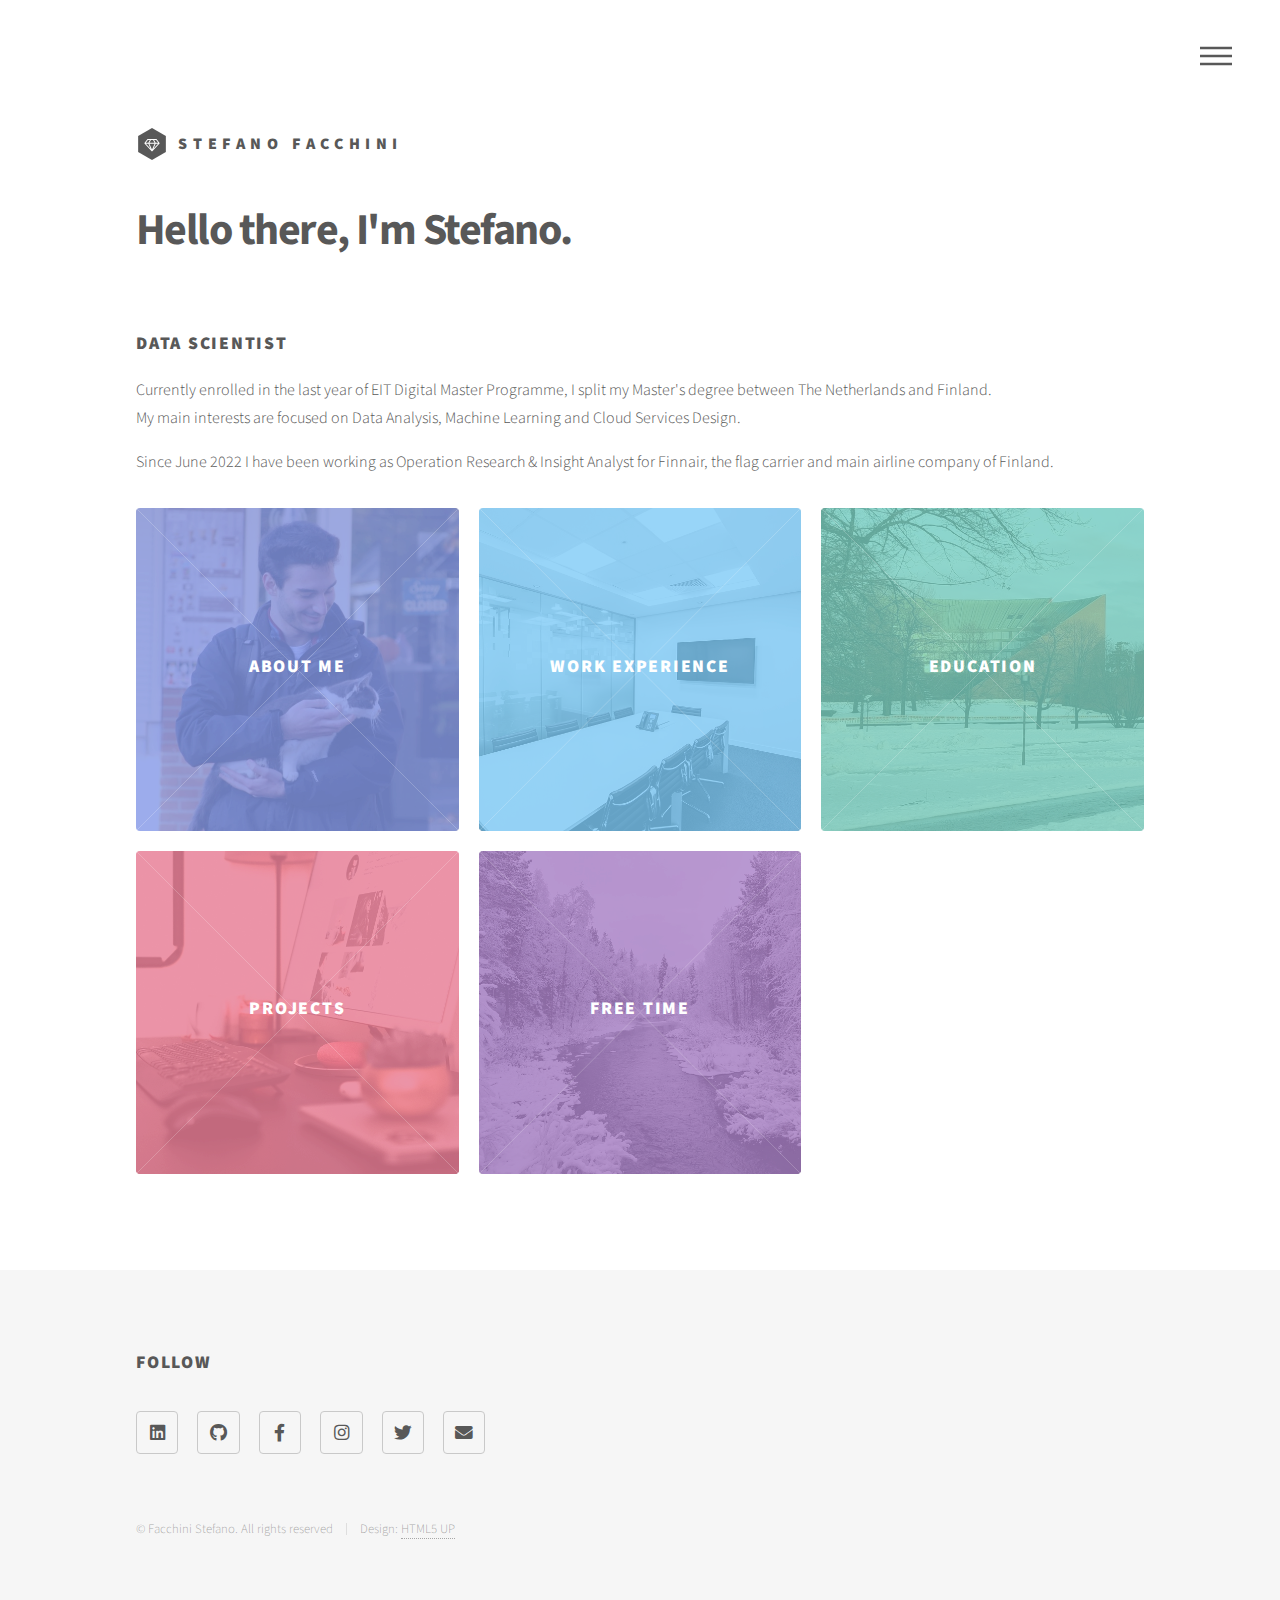
<file: index.html>
<!DOCTYPE HTML>
<!--
	Phantom by HTML5 UP
	html5up.net | @ajlkn
	Free for personal and commercial use under the CCA 3.0 license (html5up.net/license)
-->
<html>
	<head>
		<title>Stefano Facchini</title>
		<meta charset="utf-8" />
		<meta name="viewport" content="width=device-width, initial-scale=1, user-scalable=no" />
		<link rel="stylesheet" href="assets/css/main.css" />
		<noscript><link rel="stylesheet" href="assets/css/noscript.css" /></noscript>
	</head>
	<body class="is-preload">
		<!-- Wrapper -->
			<div id="wrapper">

				<!-- Header -->
					<header id="header">
						<div class="inner">

							<!-- Logo -->
								<a href="index.html" class="logo">
									<span class="symbol"><img src="images/logo.svg" alt="" /></span><span class="title">Stefano Facchini</span>
								</a>

							<!-- Nav -->
								<nav>
									<ul>
										<li><a href="#menu">Menu</a></li>
									</ul>
								</nav>

						</div>
					</header>

				<!-- Menu -->
					<nav id="menu">
						<h2>Menu</h2>
						<ul>
							<li><a href="#">Home</a></li>
							<li><a href="about.html">About me</a></li>
							<li><a href="employment.html">Work experience</a></li>
							<li><a href="education.html">Education</a></li>
							<li><a href="projects.html">Projects</a></li>
							<li><a href="miscellaneous.html">In my free time</a></li>
						</ul>
					</nav>

				<!-- Main -->
					<div id="main">
						<div class="inner">
							<header>
								<h1>Hello there, I'm Stefano.</h1><br><h2>Data Scientist</h2>
								<p>Currently enrolled in the last year of EIT Digital Master Programme, I split my Master's degree between The Netherlands and Finland.<br>
								My main interests are focused on Data Analysis, Machine Learning and Cloud Services Design.</p>
								<p>Since June 2022 I have been working as Operation Research & Insight Analyst for Finnair, the flag carrier and main airline company of Finland.</p>
							</header>
							<section class="tiles">
								<article class="style6">
									<span class="image">
										<img src="images/about_tab.jpg" alt=""/>
									</span>
									<a href="about.html">
										<h2>About me</h2>
										<div class="content">
											<p>Who am I?</p>
										</div>
									</a>
								</article>
								<article class="style2">
									<span class="image">
										<img src="images/career_tab.jpg" alt="" />
									</span>
									<a href="employment.html">
										<h2>Work experience</h2>
										<div class="content">
											<p>Professional career</p>
										</div>
									</a>
								</article>
								<article class="style3">
									<span class="image">
										<img src="images/education_tab.jpg" alt="" />
									</span>
									<a href="education.html">
										<h2>Education</h2>
										<div class="content">
											<p>Studies and academic path</p>
										</div>
									</a>
								</article>
								<article class="style1">
									<span class="image">
										<img src="images/projects_tab.jpg" alt="" />
									</span>
									<a href="projects.html">
										<h2>Projects</h2>
										<div class="content">
											<p>Some of the projects I've worked on</p>
										</div>
									</a>
								</article>
								<article class="style5">
									<span class="image">
										<img src="images/random_tab.jpg" alt="" />
									</span>
									<a href="miscellaneous.html">
										<h2>Free time</h2>
										<div class="content">
											<p>I like to travel, cook, watch and play sports. See more here!</p>
										</div>
									</a>
								</article>
							</section>
						</div>
					</div>

				<!-- Footer -->
					<footer id="footer">
						<div class="inner">
							<section>
								<h2>Follow</h2>
								<ul class="icons">
									<li><a href="https://www.linkedin.com/in/facchini-stefano/" class="icon brands style2 fa-linkedin"  target="_blank"><span class="label">LinkedIn</span></a></li>
									<li><a href="https://github.com/stefano0798" class="icon brands style2 fa-github" target="_blank"><span class="label">GitHub</span></a></li>
									<li><a href="https://www.facebook.com/stefano0798" class="icon brands style2 fa-facebook-f" target="_blank"><span class="label">Facebook</span></a></li>
									<li><a href="https://www.instagram.com/facchini_stefano/" class="icon brands style2 fa-instagram" target="_blank"><span class="label">Instagram</span></a></li>
									<li><a href="https://twitter.com/stefano0798" class="icon brands style2 fa-twitter"><span class="label" target="_blank">Twitter</span></a></li>
									<li><a href="mailto:stefano0798@gmail.com" class="icon solid style2 fa-envelope"><span class="label" target="_blank">Email</span></a></li>
								</ul>
							</section>
							<ul class="copyright">
								<li>&copy; Facchini Stefano. All rights reserved</li><li>Design: <a href="http://html5up.net">HTML5 UP</a></li>
							</ul>
						</div>
					</footer>

			</div>

		<!-- Scripts -->
			<script src="assets/js/jquery.min.js"></script>
			<script src="assets/js/browser.min.js"></script>
			<script src="assets/js/breakpoints.min.js"></script>
			<script src="assets/js/util.js"></script>
			<script src="assets/js/main.js"></script>

	</body>
</html>
</file>
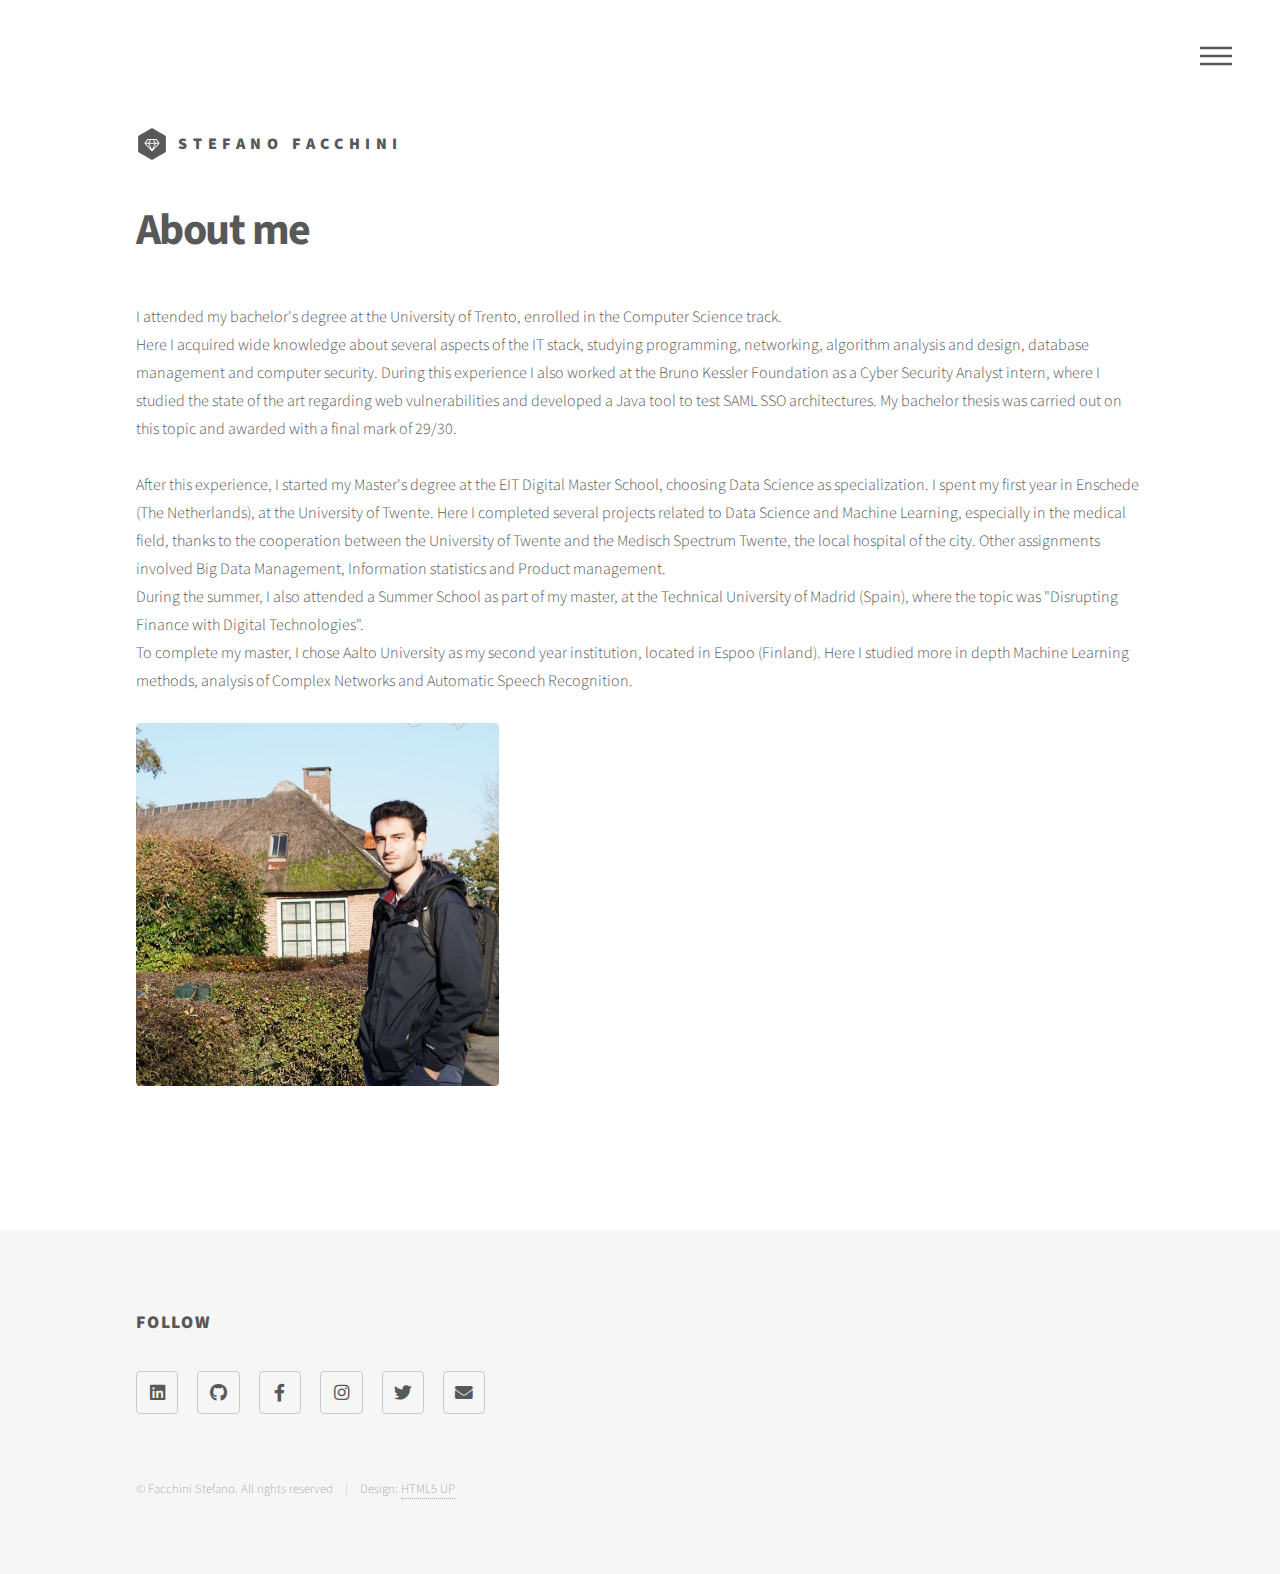
<file: about.html>
<!DOCTYPE HTML>
<!--
	Phantom by HTML5 UP
	html5up.net | @ajlkn
	Free for personal and commercial use under the CCA 3.0 license (html5up.net/license)
-->
<html>
	<head>
		<title>About me - Stefano Facchini</title>
		<meta charset="utf-8" />
		<meta name="viewport" content="width=device-width, initial-scale=1, user-scalable=no" />
		<link rel="stylesheet" href="assets/css/main.css" />
		<noscript><link rel="stylesheet" href="assets/css/noscript.css" /></noscript>
	</head>
	<body class="is-preload">
		<!-- Wrapper -->
			<div id="wrapper">

				<!-- Header -->
					<header id="header">
						<div class="inner">

							<!-- Logo -->
								<a href="index.html" class="logo">
									<span class="symbol"><img src="images/logo.svg" alt="" /></span><span class="title">Stefano Facchini</span>
								</a>

							<!-- Nav -->
								<nav>
									<ul>
										<li><a href="#menu">Menu</a></li>
									</ul>
								</nav>

						</div>
					</header>

				<!-- Menu -->
					<nav id="menu">
						<h2>Menu</h2>
						<ul>
							<li><a href="index.html">Home</a></li>
							<li><a href="#">About me</a></li>
							<li><a href="employment.html">Work experience</a></li>
							<li><a href="education.html">Education</a></li>
							<li><a href="projects.html">Projects</a></li>
							<li><a href="miscellaneous.html">In my free time</a></li>
						</ul>
					</nav>

				<!-- Main -->
					<div id="main">
						<div class="inner">
							<h1>About me</h1>
							<p>
							I attended my bachelor's degree at the University of Trento, enrolled in the Computer Science track.<br>
							Here I acquired wide knowledge about several aspects of the IT stack, studying programming, networking, algorithm analysis and design, database management and computer security. During this experience I also worked at the Bruno Kessler Foundation as a Cyber Security Analyst intern, where I studied the state of the art regarding web vulnerabilities and developed a Java tool to test SAML SSO architectures. My bachelor thesis was carried out on this topic and awarded with a final mark of 29/30.<br><br>
							After this experience, I started my Master's degree at the EIT Digital Master School, choosing Data Science as specialization. I spent my first year in Enschede (The Netherlands), at the University of Twente. Here I completed several projects related to Data Science and Machine Learning, especially in the medical field, thanks to the cooperation between the University of Twente and the Medisch Spectrum Twente, the local hospital of the city. Other assignments involved Big Data Management, Information statistics and Product management.<br>
							During the summer, I also attended a Summer School as part of my master, at the Technical University of Madrid (Spain), where the topic was "Disrupting Finance with Digital Technologies".<br>
							To complete my master, I chose Aalto University as my second year institution, located in Espoo (Finland). Here I studied more in depth Machine Learning methods, analysis of Complex Networks and Automatic Speech Recognition.<br><br>
						<span class="image main"><img src="images/about_me.jpg" alt="" /></span>
						</div>
					</div>

				<!-- Footer -->
					<footer id="footer">
						<div class="inner">
							<section>
								<h2>Follow</h2>
								<ul class="icons">
									<li><a href="https://www.linkedin.com/in/facchini-stefano/" class="icon brands style2 fa-linkedin"  target="_blank"><span class="label">LinkedIn</span></a></li>
									<li><a href="https://github.com/stefano0798" class="icon brands style2 fa-github" target="_blank"><span class="label">GitHub</span></a></li>
									<li><a href="https://www.facebook.com/stefano0798" class="icon brands style2 fa-facebook-f" target="_blank"><span class="label">Facebook</span></a></li>
									<li><a href="https://www.instagram.com/facchini_stefano/" class="icon brands style2 fa-instagram" target="_blank"><span class="label">Instagram</span></a></li>
									<li><a href="https://twitter.com/stefano0798" class="icon brands style2 fa-twitter"><span class="label" target="_blank">Twitter</span></a></li>
									<li><a href="mailto:stefano0798@gmail.com" class="icon solid style2 fa-envelope"><span class="label" target="_blank">Email</span></a></li>
								</ul>
							</section>
							<ul class="copyright">
								<li>&copy; Facchini Stefano. All rights reserved</li><li>Design: <a href="http://html5up.net">HTML5 UP</a></li>
							</ul>
						</div>
					</footer>

			</div>

		<!-- Scripts -->
			<script src="assets/js/jquery.min.js"></script>
			<script src="assets/js/browser.min.js"></script>
			<script src="assets/js/breakpoints.min.js"></script>
			<script src="assets/js/util.js"></script>
			<script src="assets/js/main.js"></script>

	</body>
</html>
</file>
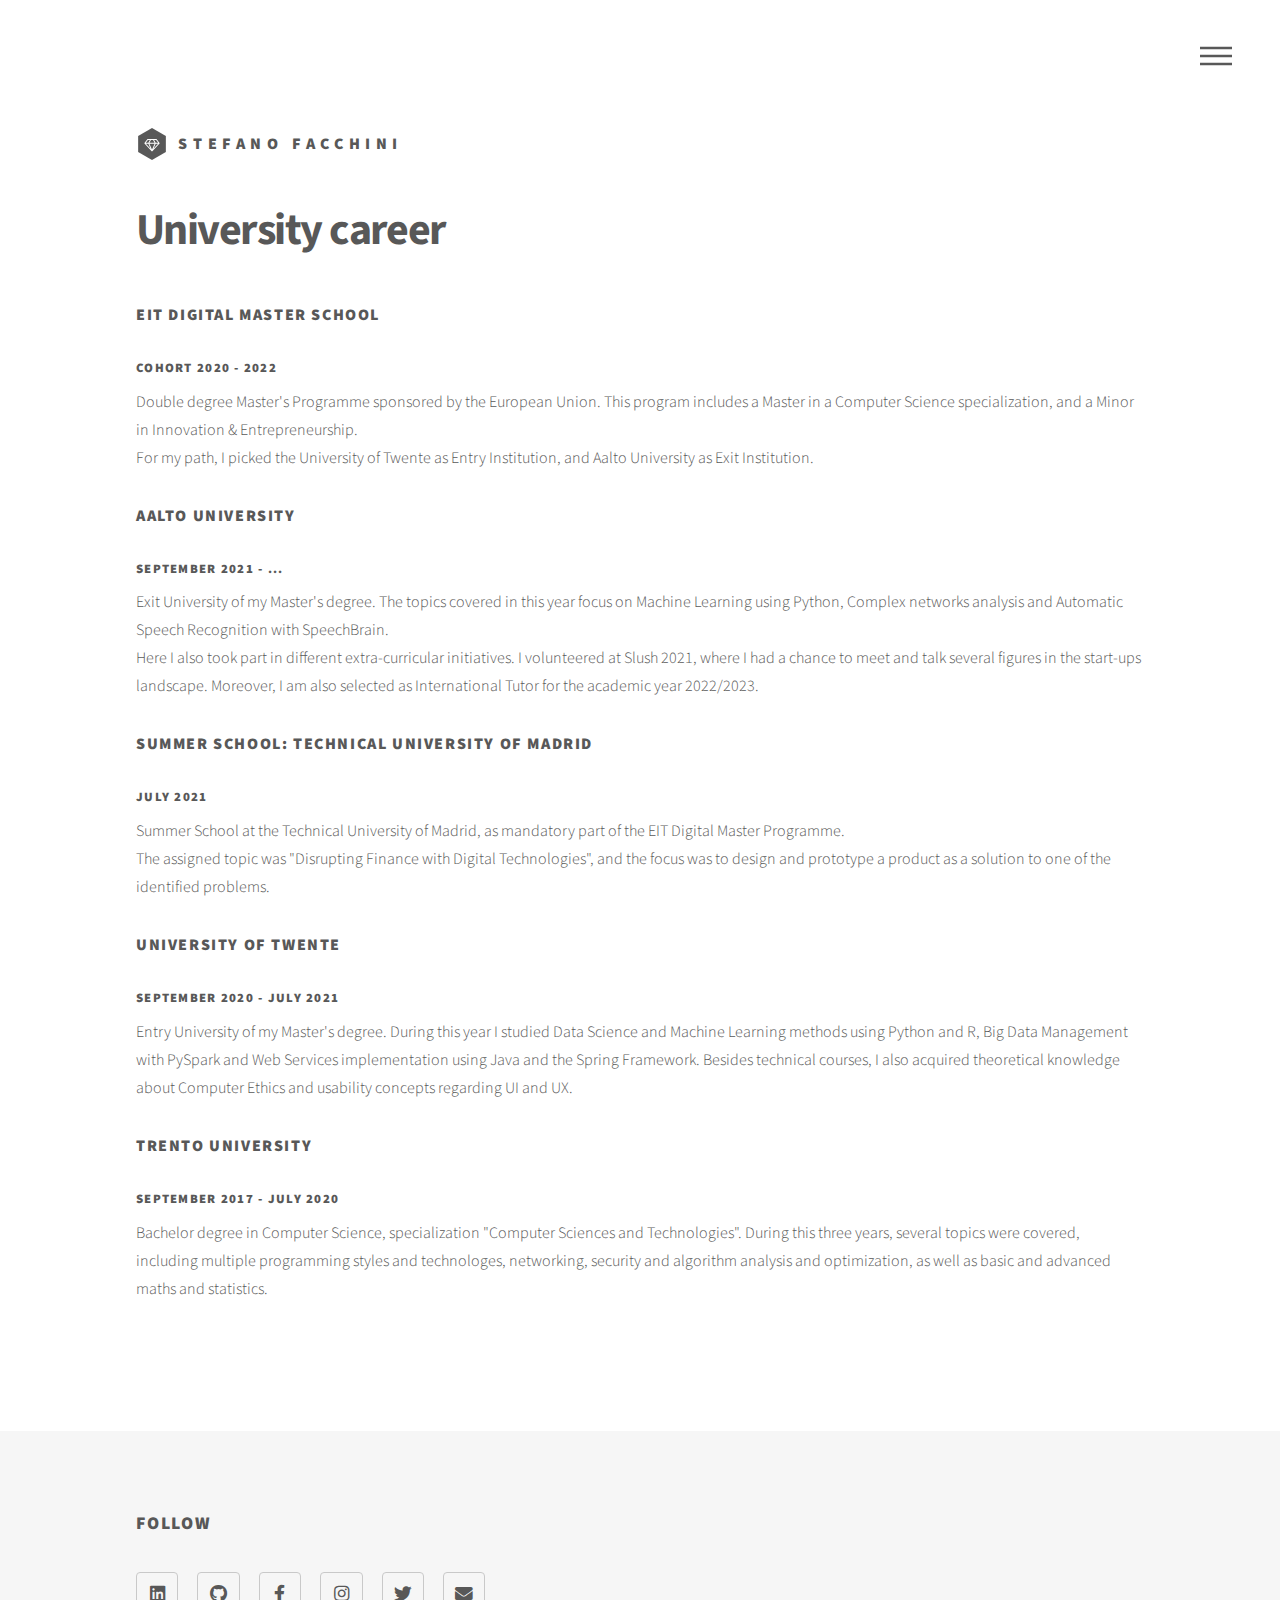
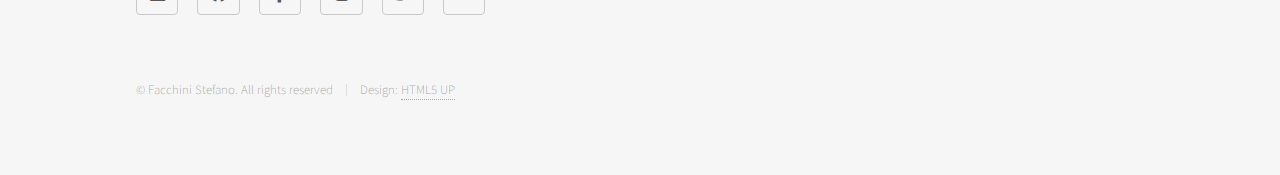
<file: education.html>
<!DOCTYPE HTML>
<!--
	Phantom by HTML5 UP
	html5up.net | @ajlkn
	Free for personal and commercial use under the CCA 3.0 license (html5up.net/license)
-->
<html>
	<head>
		<title>Education - Stefano Facchini</title>
		<meta charset="utf-8" />
		<meta name="viewport" content="width=device-width, initial-scale=1, user-scalable=no" />
		<link rel="stylesheet" href="assets/css/main.css" />
		<noscript><link rel="stylesheet" href="assets/css/noscript.css" /></noscript>
	</head>
	<body class="is-preload">
		<!-- Wrapper -->
			<div id="wrapper">

				<!-- Header -->
					<header id="header">
						<div class="inner">

							<!-- Logo -->
								<a href="index.html" class="logo">
									<span class="symbol"><img src="images/logo.svg" alt="" /></span><span class="title">Stefano Facchini</span>
								</a>

							<!-- Nav -->
								<nav>
									<ul>
										<li><a href="#menu">Menu</a></li>
									</ul>
								</nav>

						</div>
					</header>

				<!-- Menu -->
					<nav id="menu">
						<h2>Menu</h2>
						<ul>
							<li><a href="index.html">Home</a></li>
							<li><a href="about.html">About me</a></li>
							<li><a href="employment.html">Work experience</a></li>
							<li><a href="#">Education</a></li>
							<li><a href="projects.html">Projects</a></li>
							<li><a href="miscellaneous.html">In my free time</a></li>
						</ul>
					</nav>

				<!-- Main -->
				<div id="main">
						<div class="inner">
							<header>
								<h1>University career</h1>
								<h3>EIT Digital Master School</h3>
								<h5>Cohort 2020 - 2022</h5>
									<p>Double degree Master's Programme sponsored by the European Union. This program includes a Master in a Computer Science specialization, and a Minor in Innovation & Entrepreneurship.<br>
									For my path, I picked the University of Twente as Entry Institution, and Aalto University as Exit Institution.</p>
									
								<h3>Aalto University</h3>
								<h5>September 2021 - ...</h5>
									<p>Exit University of my Master's degree. The topics covered in this year focus on Machine Learning using Python, Complex networks analysis and Automatic Speech Recognition with SpeechBrain. <br>Here I also took part in different extra-curricular initiatives. I volunteered at Slush 2021, where I had a chance to meet and talk several figures in the start-ups landscape. Moreover, I am also selected as International Tutor for the academic year 2022/2023.
									
								<h3>Summer School: Technical University of Madrid</h3>
								<h5>July 2021</h5>
									<p>Summer School at the Technical University of Madrid, as mandatory part of the EIT Digital Master Programme. <br> The assigned topic was "Disrupting Finance with Digital Technologies", and the focus was to design and prototype a product as a solution to one of the identified problems.
									
								<h3>University of Twente</h3>
								<h5>September 2020 - July 2021</h5>
									<p>Entry University of my Master's degree. During this year I studied Data Science and Machine Learning methods using Python and R, Big Data Management with PySpark and Web Services implementation using Java and the Spring Framework. Besides technical courses, I also acquired theoretical knowledge about Computer Ethics and usability concepts regarding UI and UX.<br>
									
								<h3>Trento University</h3>
								<h5>September 2017 - July 2020</h5>
									<p>Bachelor degree in Computer Science, specialization "Computer Sciences and Technologies". During this three years, several topics were covered, including multiple programming styles and technologes, networking, security and algorithm analysis and optimization, as well as basic and advanced maths and statistics.<br>
									
							</header>	
						</div>
					</div>
					
				<!-- Footer -->
					<footer id="footer">
						<div class="inner">
							<section>
								<h2>Follow</h2>
								<ul class="icons">
									<li><a href="https://www.linkedin.com/in/facchini-stefano/" class="icon brands style2 fa-linkedin"  target="_blank"><span class="label">LinkedIn</span></a></li>
									<li><a href="https://github.com/stefano0798" class="icon brands style2 fa-github" target="_blank"><span class="label">GitHub</span></a></li>
									<li><a href="https://www.facebook.com/stefano0798" class="icon brands style2 fa-facebook-f" target="_blank"><span class="label">Facebook</span></a></li>
									<li><a href="https://www.instagram.com/facchini_stefano/" class="icon brands style2 fa-instagram" target="_blank"><span class="label">Instagram</span></a></li>
									<li><a href="https://twitter.com/stefano0798" class="icon brands style2 fa-twitter"><span class="label" target="_blank">Twitter</span></a></li>
									<li><a href="mailto:stefano0798@gmail.com" class="icon solid style2 fa-envelope"><span class="label" target="_blank">Email</span></a></li>
								</ul>
							</section>
							<ul class="copyright">
								<li>&copy; Facchini Stefano. All rights reserved</li><li>Design: <a href="http://html5up.net">HTML5 UP</a></li>
							</ul>
						</div>
					</footer>

			</div>

		<!-- Scripts -->
			<script src="assets/js/jquery.min.js"></script>
			<script src="assets/js/browser.min.js"></script>
			<script src="assets/js/breakpoints.min.js"></script>
			<script src="assets/js/util.js"></script>
			<script src="assets/js/main.js"></script>

	</body>
</html>
</file>
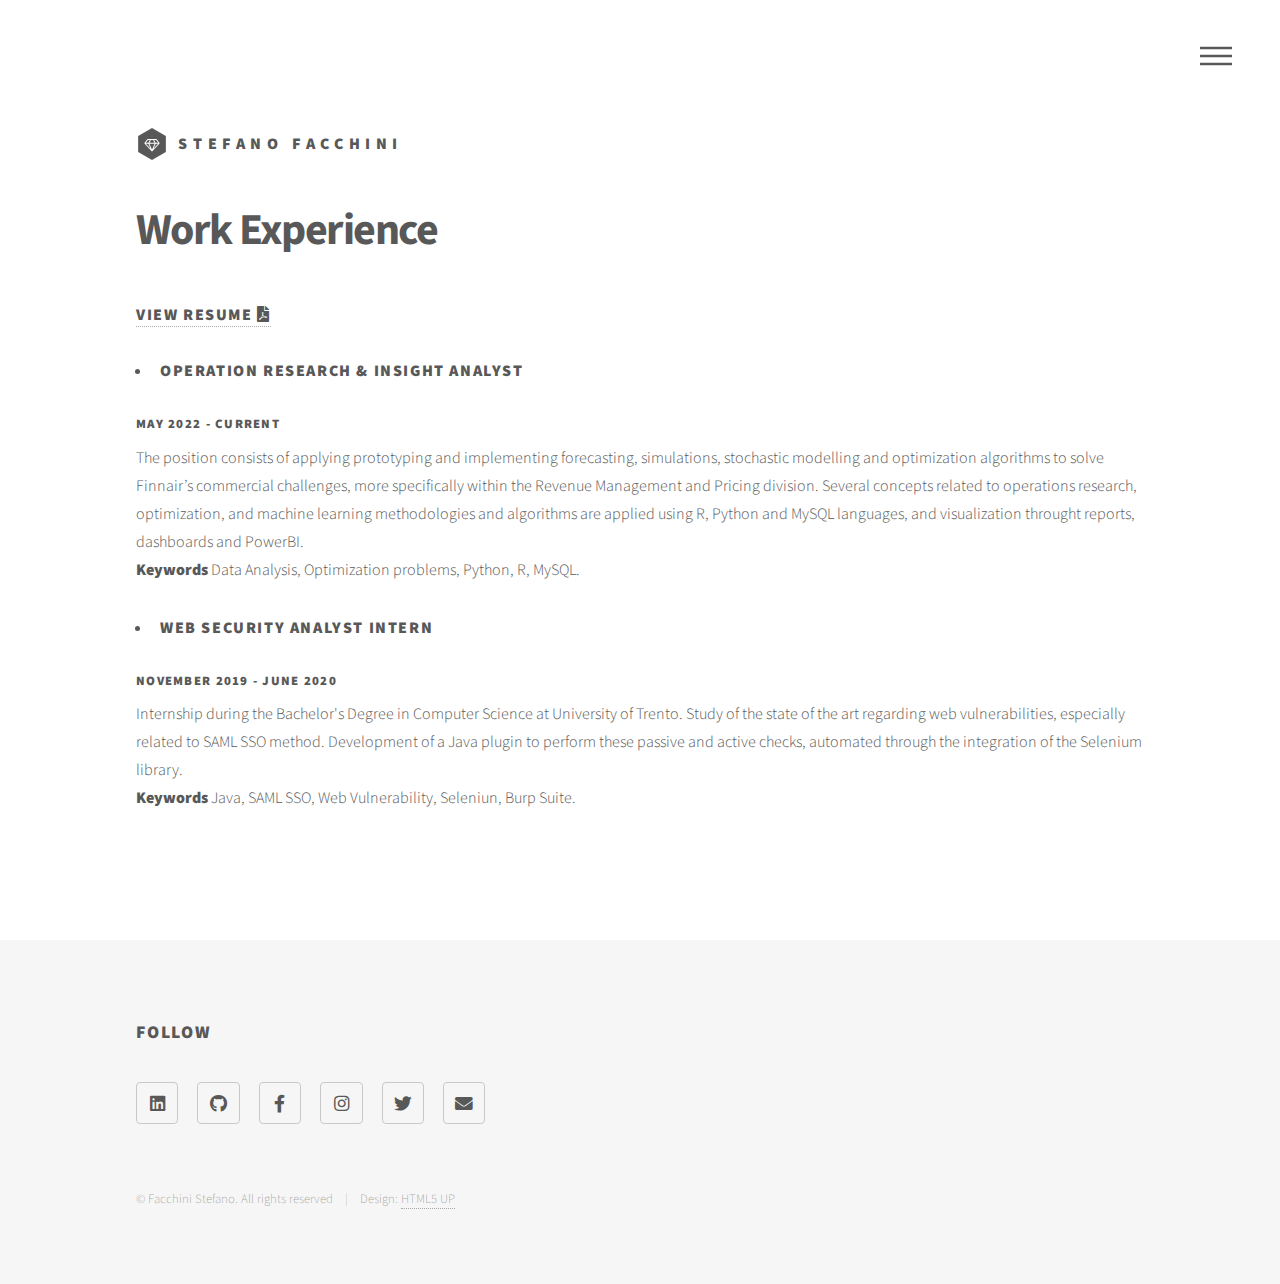
<file: employment.html>
<!DOCTYPE HTML>
<!--
	Phantom by HTML5 UP
	html5up.net | @ajlkn
	Free for personal and commercial use under the CCA 3.0 license (html5up.net/license)
-->
<html>
	<head>
		<title>Work experience - Stefano Facchini</title>
		<meta charset="utf-8" />
		<meta name="viewport" content="width=device-width, initial-scale=1, user-scalable=no" />
		<link rel="stylesheet" href="assets/css/main.css" />
		<noscript><link rel="stylesheet" href="assets/css/noscript.css" /></noscript>
	</head>
	<body class="is-preload">
		<!-- Wrapper -->
			<div id="wrapper">

				<!-- Header -->
					<header id="header">
						<div class="inner">

							<!-- Logo -->
								<a href="index.html" class="logo">
									<span class="symbol"><img src="images/logo.svg" alt="" /></span><span class="title">Stefano Facchini</span>
								</a>

							<!-- Nav -->
								<nav>
									<ul>
										<li><a href="#menu">Menu</a></li>
									</ul>
								</nav>

						</div>
					</header>

				<!-- Menu -->
					<nav id="menu">
						<h2>Menu</h2>
						<ul>
							<li><a href="index.html">Home</a></li>
							<li><a href="about.html">About me</a></li>
							<li><a href="#">Work experience</a></li>
							<li><a href="education.html">Education</a></li>
							<li><a href="projects.html">Projects</a></li>
							<li><a href="miscellaneous.html">In my free time</a></li>
						</ul>
					</nav>

				<!-- Main -->
				<div id="main">
						<div class="inner">
							<header>
								<h1>Work Experience</h1>
								<h3><a href="res/resume.pdf" target="_blank">View Resume <i class="fas fa-file-pdf"></i> </a></h3>
								
								<h3><ul><li>Operation Research & Insight Analyst</li></ul></h3>
								<h5>May 2022 - Current</h5>
								<p>The position consists of applying prototyping and implementing forecasting, simulations, stochastic modelling and optimization algorithms to solve Finnair’s commercial challenges, more specifically within the Revenue Management and Pricing division. Several concepts related to operations research, optimization, and machine learning methodologies and algorithms are applied using R, Python and MySQL languages, and visualization throught reports, dashboards and PowerBI.
								<br><b>Keywords</b> Data Analysis, Optimization problems, Python, R, MySQL.</p>
								
								<h3><ul><li>Web Security Analyst Intern</li></ul></h3>
								<h5>November 2019 - June 2020</h5>
								<p>Internship during the Bachelor's Degree in Computer Science at University of Trento. Study of the state of the art regarding web vulnerabilities, especially related to SAML SSO method. Development of a Java plugin to perform these passive and active checks, automated through the integration of the Selenium library. <br>
								<b>Keywords</b> Java, SAML SSO, Web Vulnerability, Seleniun, Burp Suite.</p>
									
							</header>	
						</div>
					</div>
					
				<!-- Footer -->
					<footer id="footer">
						<div class="inner">
							<section>
								<h2>Follow</h2>
								<ul class="icons">
									<li><a href="https://www.linkedin.com/in/facchini-stefano/" class="icon brands style2 fa-linkedin"  target="_blank"><span class="label">LinkedIn</span></a></li>
									<li><a href="https://github.com/stefano0798" class="icon brands style2 fa-github" target="_blank"><span class="label">GitHub</span></a></li>
									<li><a href="https://www.facebook.com/stefano0798" class="icon brands style2 fa-facebook-f" target="_blank"><span class="label">Facebook</span></a></li>
									<li><a href="https://www.instagram.com/facchini_stefano/" class="icon brands style2 fa-instagram" target="_blank"><span class="label">Instagram</span></a></li>
									<li><a href="https://twitter.com/stefano0798" class="icon brands style2 fa-twitter"><span class="label" target="_blank">Twitter</span></a></li>
									<li><a href="mailto:stefano0798@gmail.com" class="icon solid style2 fa-envelope"><span class="label" target="_blank">Email</span></a></li>
								</ul>
							</section>
							<ul class="copyright">
								<li>&copy; Facchini Stefano. All rights reserved</li><li>Design: <a href="http://html5up.net">HTML5 UP</a></li>
							</ul>
						</div>
					</footer>

			</div>

		<!-- Scripts -->
			<script src="assets/js/jquery.min.js"></script>
			<script src="assets/js/browser.min.js"></script>
			<script src="assets/js/breakpoints.min.js"></script>
			<script src="assets/js/util.js"></script>
			<script src="assets/js/main.js"></script>

	</body>
</html>
</file>
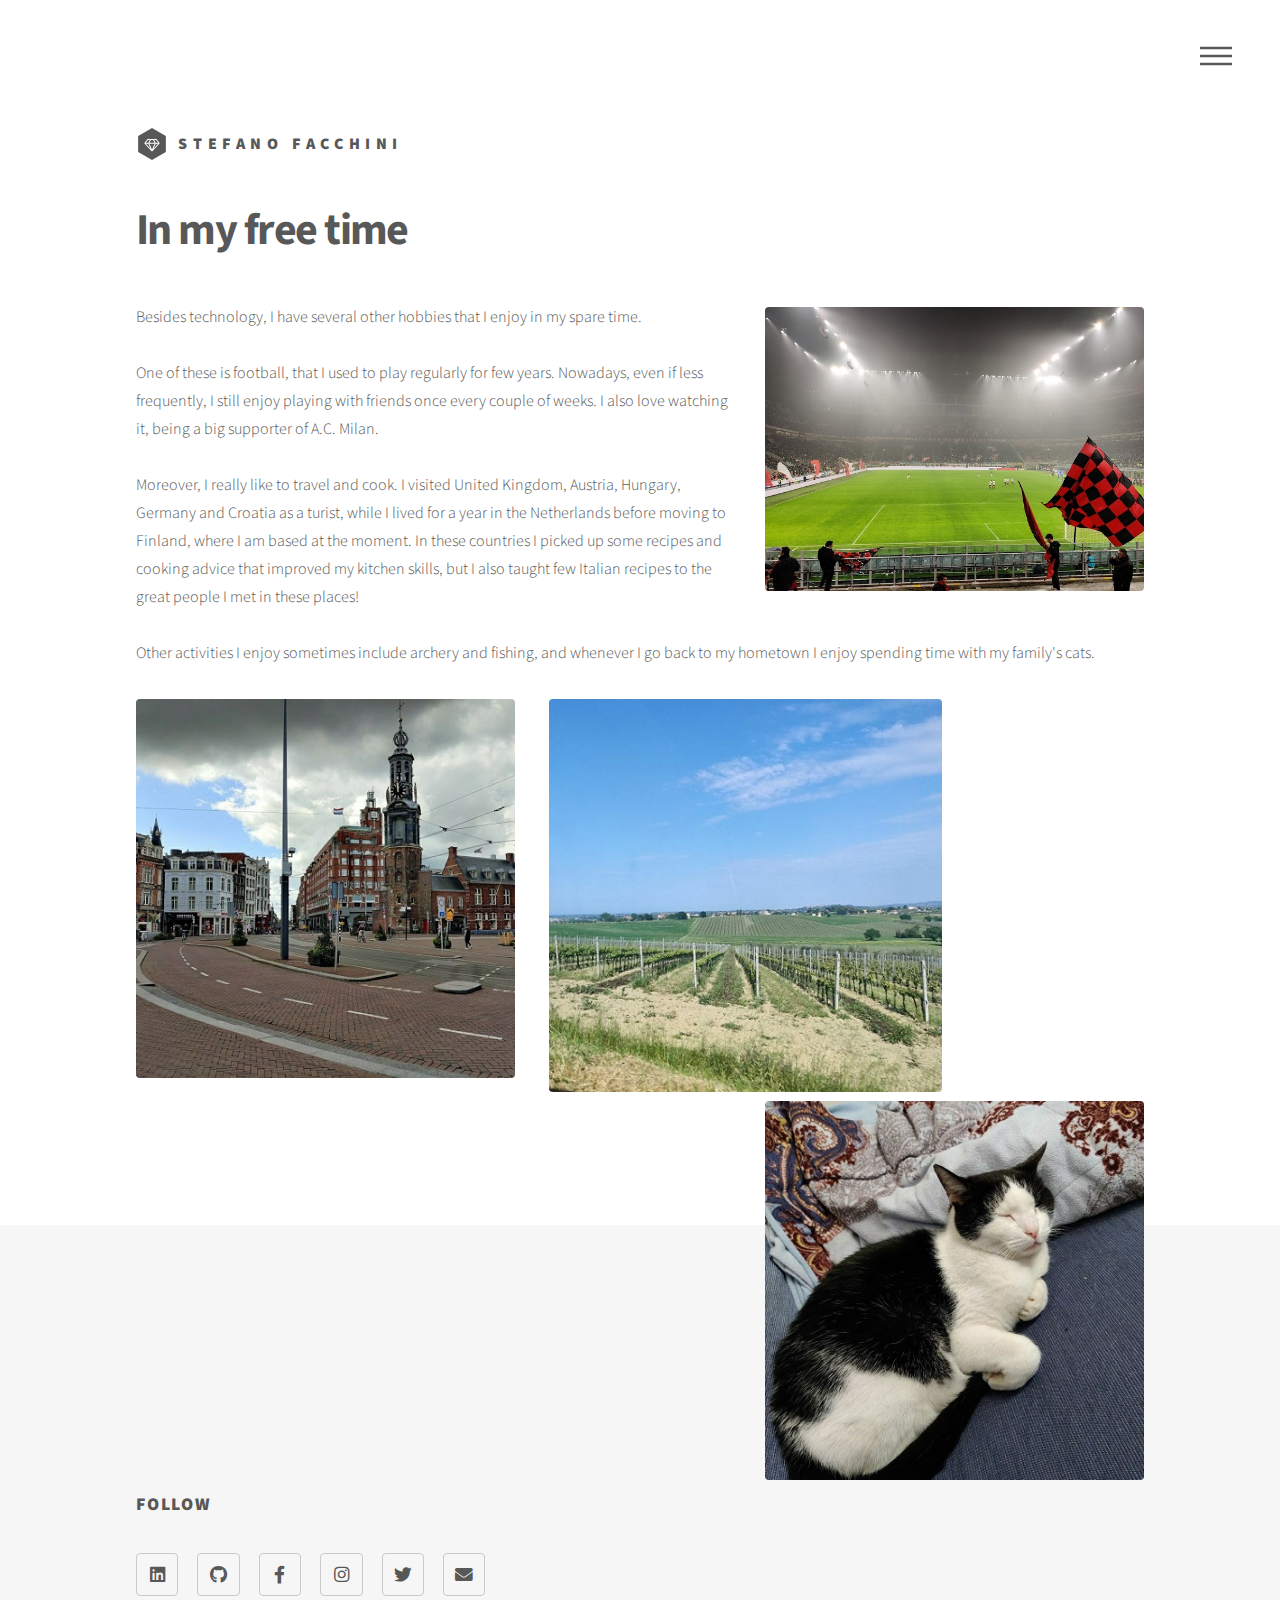
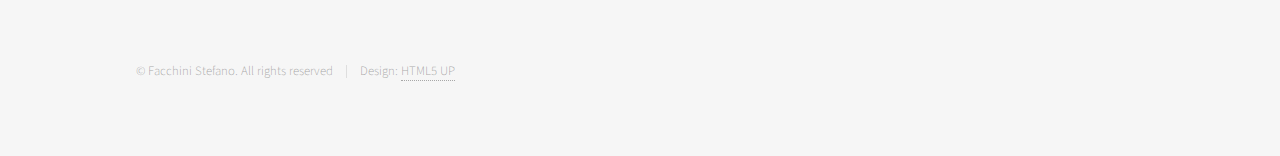
<file: miscellaneous.html>
<!DOCTYPE HTML>
<!--
	Phantom by HTML5 UP
	html5up.net | @ajlkn
	Free for personal and commercial use under the CCA 3.0 license (html5up.net/license)
-->
<html>
	<head>
		<title>Free time - Stefano Facchini</title>
		<meta charset="utf-8" />
		<meta name="viewport" content="width=device-width, initial-scale=1, user-scalable=no" />
		<link rel="stylesheet" href="assets/css/main.css" />
		<noscript><link rel="stylesheet" href="assets/css/noscript.css" /></noscript>
	</head>
	<body class="is-preload">
		<!-- Wrapper -->
			<div id="wrapper">

				<!-- Header -->
					<header id="header">
						<div class="inner">

							<!-- Logo -->
								<a href="index.html" class="logo">
									<span class="symbol"><img src="images/logo.svg" alt="" /></span><span class="title">Stefano Facchini</span>
								</a>

							<!-- Nav -->
								<nav>
									<ul>
										<li><a href="#menu">Menu</a></li>
									</ul>
								</nav>

						</div>
					</header>

				<!-- Menu -->
					<nav id="menu">
						<h2>Menu</h2>
						<ul>
							<li><a href="index.html">Home</a></li>
							<li><a href="#">About me</a></li>
							<li><a href="education.html">Education</a></li>
							<li><a href="projects.html">Projects</a></li>
							<li><a href="miscellaneous.html">In my free time</a></li>
						</ul>
					</nav>

				<!-- Main -->
					<div id="main">
						<div class="inner">
							<h1>In my free time</h1>
							<p>
							<span class="image right"><img src="images/milan_stadium.jpg" alt="" /></span>
							Besides technology, I have several other hobbies that I enjoy in my spare time.<br><br>
							One of these is football, that I used to play regularly for few years. Nowadays, even if less frequently, I still enjoy playing with friends once every couple of weeks. I also love watching it, being a big supporter of A.C. Milan.<br><br>
							Moreover, I really like to travel and cook. I visited United Kingdom, Austria, Hungary, Germany and Croatia as a turist, while I lived for a year in the Netherlands before moving to Finland, where I am based at the moment. In these countries I picked up some recipes and cooking advice that improved my kitchen skills, but I also taught few Italian recipes to the great people I met in these places!<br><br>
							Other activities I enjoy sometimes include archery and fishing, and whenever I go back to my hometown I enjoy spending time with my family's cats.<br><br>
							
							
							<span class="image left"><img src="images/amsterdam.jpg" alt="" /></span>
							<span class="image center"><img src="images/romagna_landscape.jpg" alt="" /></span>
							<span class="image right"><img src="images/cat.jpg" alt="" /></span>
						</div>
					</div>

				<!-- Footer -->
					<footer id="footer">
						<div class="inner">
							<section>
								<h2>Follow</h2>
								<ul class="icons">
									<li><a href="https://www.linkedin.com/in/facchini-stefano/" class="icon brands style2 fa-linkedin"  target="_blank"><span class="label">LinkedIn</span></a></li>
									<li><a href="https://github.com/stefano0798" class="icon brands style2 fa-github" target="_blank"><span class="label">GitHub</span></a></li>
									<li><a href="https://www.facebook.com/stefano0798" class="icon brands style2 fa-facebook-f" target="_blank"><span class="label">Facebook</span></a></li>
									<li><a href="https://www.instagram.com/facchini_stefano/" class="icon brands style2 fa-instagram" target="_blank"><span class="label">Instagram</span></a></li>
									<li><a href="https://twitter.com/stefano0798" class="icon brands style2 fa-twitter"><span class="label" target="_blank">Twitter</span></a></li>
									<li><a href="mailto:stefano0798@gmail.com" class="icon solid style2 fa-envelope"><span class="label" target="_blank">Email</span></a></li>
								</ul>
							</section>
							<ul class="copyright">
								<li>&copy; Facchini Stefano. All rights reserved</li><li>Design: <a href="http://html5up.net">HTML5 UP</a></li>
							</ul>
						</div>
					</footer>

			</div>

		<!-- Scripts -->
			<script src="assets/js/jquery.min.js"></script>
			<script src="assets/js/browser.min.js"></script>
			<script src="assets/js/breakpoints.min.js"></script>
			<script src="assets/js/util.js"></script>
			<script src="assets/js/main.js"></script>

	</body>
</html>
</file>
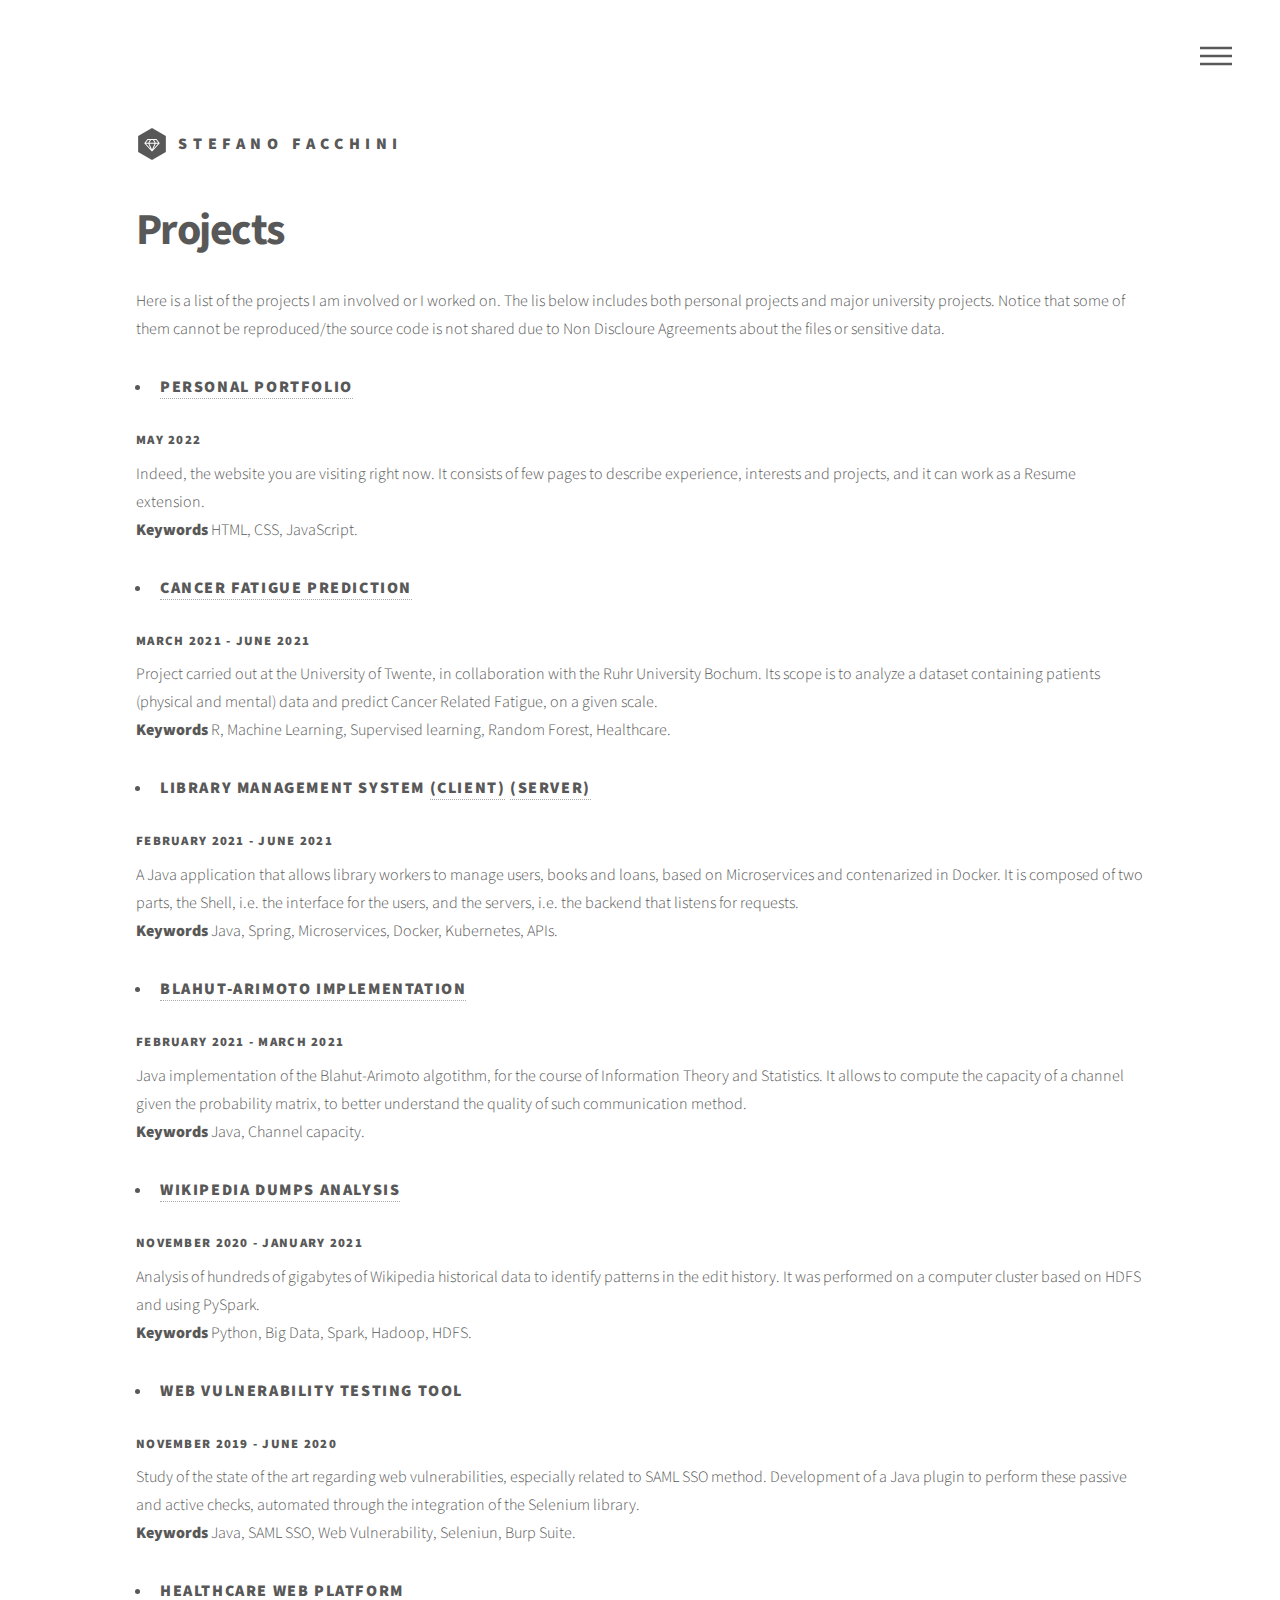
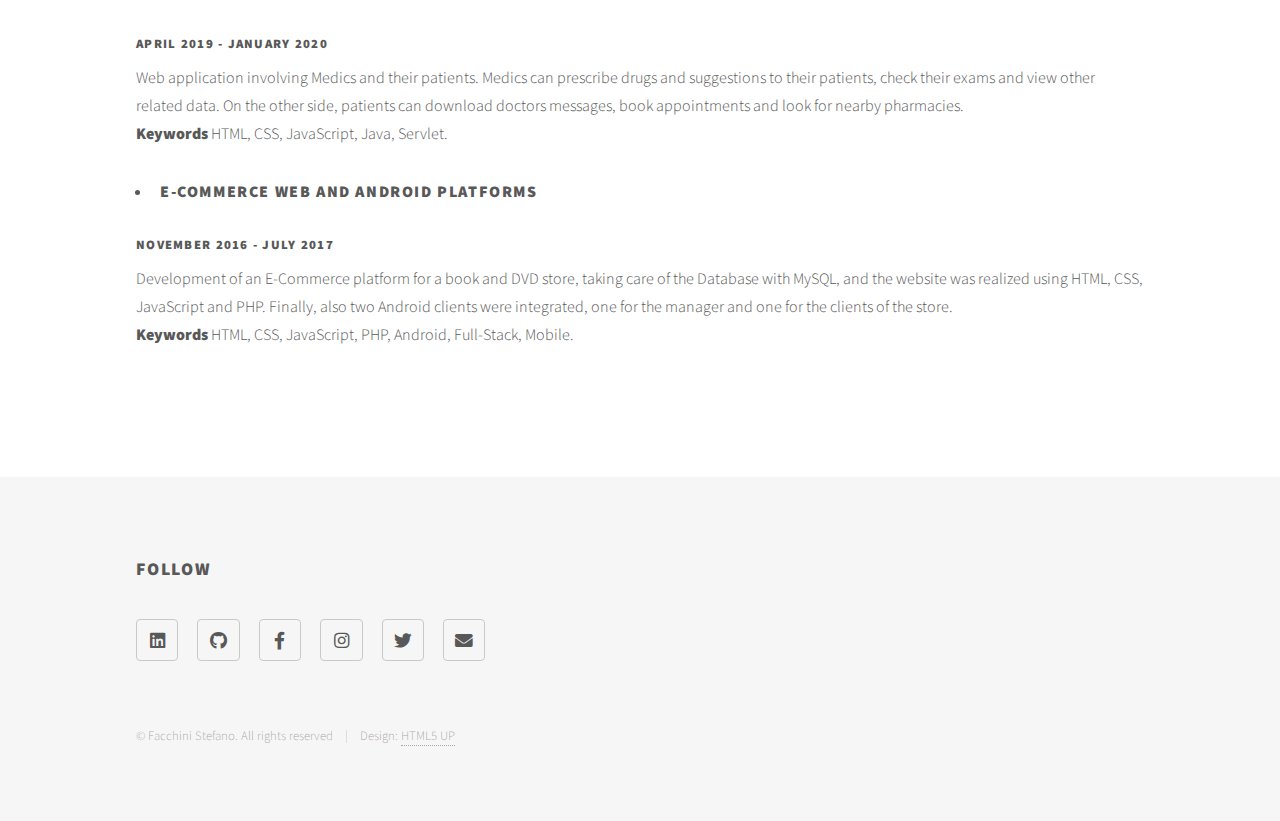
<file: projects.html>
<!DOCTYPE HTML>
<!--
	Phantom by HTML5 UP
	html5up.net | @ajlkn
	Free for personal and commercial use under the CCA 3.0 license (html5up.net/license)
-->
<html>
	<head>
		<title>Projects - Stefano Facchini</title>
		<meta charset="utf-8" />
		<meta name="viewport" content="width=device-width, initial-scale=1, user-scalable=no" />
		<link rel="stylesheet" href="assets/css/main.css" />
		<noscript><link rel="stylesheet" href="assets/css/noscript.css" /></noscript>
	</head>
	<body class="is-preload">
		<!-- Wrapper -->
			<div id="wrapper">

				<!-- Header -->
					<header id="header">
						<div class="inner">

							<!-- Logo -->
								<a href="index.html" class="logo">
									<span class="symbol"><img src="images/logo.svg" alt="" /></span><span class="title">Stefano Facchini</span>
								</a>

							<!-- Nav -->
								<nav>
									<ul>
										<li><a href="#menu">Menu</a></li>
									</ul>
								</nav>

						</div>
					</header>

				<!-- Menu -->
					<nav id="menu">
						<h2>Menu</h2>
						<ul>
							<li><a href="index.html">Home</a></li>
							<li><a href="about.html">About me</a></li>
							<li><a href="employment.html">Work experience</a></li>
							<li><a href="education.html">Education</a></li>
							<li><a href="#">Projects</a></li>
							<li><a href="miscellaneous.html">In my free time</a></li>
						</ul>
					</nav>

				<!-- Main -->
				<div id="main">
						<div class="inner">
							<header>
								<h1>Projects</h1>
								<p>Here is a list of the projects I am involved or I worked on. The lis below includes both personal projects and major university projects. Notice that some of them cannot be reproduced/the source code is not shared due to Non Discloure Agreements about the files or sensitive data. <br>
								
								<h3><ul><li><a href="https://github.com/stefano0798/stefano0798.github.io">Personal Portfolio</a></li></ul></h3>
								<h5>May 2022</h5>
								<p>Indeed, the website you are visiting right now. It consists of few pages to describe experience, interests and projects, and it can work as a Resume extension.
								<br><b>Keywords</b> HTML, CSS, JavaScript.</p>
									
								<h3><ul><li><a href="https://github.com/stefano0798/PredictingCancerFatigue"> Cancer Fatigue Prediction</a></li></ul></h3>
								<h5>March 2021 - June 2021</h5>
								<p>Project carried out at the University of Twente, in collaboration with the Ruhr University Bochum. Its scope is to analyze a dataset containing patients (physical and mental) data and predict Cancer Related Fatigue, on a given scale.<br>
								<b>Keywords</b> R, Machine Learning, Supervised learning, Random Forest, Healthcare.</p>
									
								<h3><ul><li>Library Management System <a href="https://github.com/stefano0798/LibraryManagerClient">(Client)</a> <a href="https://github.com/stefano0798/LibraryManagerServer">(Server)</a></li></ul></h3>
								<h5>February 2021 - June 2021</h5>
								<p>A Java application that allows library workers to manage users, books and loans, based on Microservices and contenarized in Docker. It is composed of two parts, the Shell, i.e. the interface for the users, and the servers, i.e. the backend that listens for requests.<br>
								<b>Keywords</b> Java, Spring, Microservices, Docker, Kubernetes, APIs.</p>
								
								<h3><ul><li><a href="https://github.com/stefano0798/blahut_arimoto">Blahut-Arimoto Implementation</a></li></ul></h3>
								<h5>February 2021 - March 2021</h5>
								<p>Java implementation of the Blahut-Arimoto algotithm, for the course of Information Theory and Statistics. It allows to compute the capacity of a channel given the probability matrix, to better understand the quality of such communication method.<br>
								<b>Keywords</b> Java, Channel capacity.</p>
								
								<h3><ul><li><a href="https://github.com/stefano0798/WikipediaDumpsAnalysis">Wikipedia Dumps Analysis</a></li></ul></h3>
								<h5>November 2020 - January 2021</h5>
								<p>Analysis of hundreds of gigabytes of Wikipedia historical data to identify patterns in the edit history. It was performed on a computer cluster based on HDFS and using PySpark.<br>
								<b>Keywords</b> Python, Big Data, Spark, Hadoop, HDFS.</p>
								
								<h3><ul><li>Web Vulnerability testing tool</li></ul></h3>
								<h5>November 2019 - June 2020</h5>
								<p>Study of the state of the art regarding web vulnerabilities, especially related to SAML SSO method. Development of a Java plugin to perform these passive and active checks, automated through the integration of the Selenium library. <br>
								<b>Keywords</b> Java, SAML SSO, Web Vulnerability, Seleniun, Burp Suite.</p>
								
								<h3><ul><li>Healthcare web platform</li></ul></h3>
								<h5>April 2019 - January 2020</h5>
								<p>Web application involving Medics and their patients. Medics can prescribe drugs and suggestions to their patients, check their exams and view other related data. On the other side, patients can download doctors messages, book appointments and look for nearby pharmacies.<br>
								<b>Keywords</b> HTML, CSS, JavaScript, Java, Servlet.</p>
								
								<h3><ul><li>E-Commerce Web and Android Platforms</li></ul></h3>
								<h5>November 2016 - July 2017</h5>
								<p>Development of an E-Commerce platform for a book and DVD store, taking care of the Database with MySQL, and the website was realized using HTML, CSS, JavaScript and PHP. Finally, also two Android clients were integrated, one for the manager and one for the clients of the store.<br>
								<b>Keywords</b> HTML, CSS, JavaScript, PHP, Android, Full-Stack, Mobile.</p>
									
							</header>	
						</div>
					</div>
					
				<!-- Footer -->
					<footer id="footer">
						<div class="inner">
							<section>
								<h2>Follow</h2>
								<ul class="icons">
									<li><a href="https://www.linkedin.com/in/facchini-stefano/" class="icon brands style2 fa-linkedin"  target="_blank"><span class="label">LinkedIn</span></a></li>
									<li><a href="https://github.com/stefano0798" class="icon brands style2 fa-github" target="_blank"><span class="label">GitHub</span></a></li>
									<li><a href="https://www.facebook.com/stefano0798" class="icon brands style2 fa-facebook-f" target="_blank"><span class="label">Facebook</span></a></li>
									<li><a href="https://www.instagram.com/facchini_stefano/" class="icon brands style2 fa-instagram" target="_blank"><span class="label">Instagram</span></a></li>
									<li><a href="https://twitter.com/stefano0798" class="icon brands style2 fa-twitter"><span class="label" target="_blank">Twitter</span></a></li>
									<li><a href="mailto:stefano0798@gmail.com" class="icon solid style2 fa-envelope"><span class="label" target="_blank">Email</span></a></li>
								</ul>
							</section>
							<ul class="copyright">
								<li>&copy; Facchini Stefano. All rights reserved</li><li>Design: <a href="http://html5up.net">HTML5 UP</a></li>
							</ul>
						</div>
					</footer>

			</div>

		<!-- Scripts -->
			<script src="assets/js/jquery.min.js"></script>
			<script src="assets/js/browser.min.js"></script>
			<script src="assets/js/breakpoints.min.js"></script>
			<script src="assets/js/util.js"></script>
			<script src="assets/js/main.js"></script>

	</body>
</html>
</file>
<file: assets/css/noscript.css>
/*
	Phantom by HTML5 UP
	html5up.net | @ajlkn
	Free for personal and commercial use under the CCA 3.0 license (html5up.net/license)
*/

/* Tiles */

	body.is-preload .tiles article {
		-moz-transform: none;
		-webkit-transform: none;
		-ms-transform: none;
		transform: none;
		opacity: 1;
	}
</file>
<file: assets/css/main.css>
@import url(fontawesome-all.min.css);
@import url("https://fonts.googleapis.com/css?family=Source+Sans+Pro:300,700,900");

/*
	Phantom by HTML5 UP
	html5up.net | @ajlkn
	Free for personal and commercial use under the CCA 3.0 license (html5up.net/license)
*/

html, body, div, span, applet, object,
iframe, h1, h2, h3, h4, h5, h6, p, blockquote,
pre, a, abbr, acronym, address, big, cite,
code, del, dfn, em, img, ins, kbd, q, s, samp,
small, strike, strong, sub, sup, tt, var, b,
u, i, center, dl, dt, dd, ol, ul, li, fieldset,
form, label, legend, table, caption, tbody,
tfoot, thead, tr, th, td, article, aside,
canvas, details, embed, figure, figcaption,
footer, header, hgroup, menu, nav, output, ruby,
section, summary, time, mark, audio, video {
	margin: 0;
	padding: 0;
	border: 0;
	font-size: 100%;
	font: inherit;
	vertical-align: baseline;}

article, aside, details, figcaption, figure,
footer, header, hgroup, menu, nav, section {
	display: block;}

body {
	line-height: 1;
}

ol, ul {
	list-style: none;
}

blockquote, q {
	quotes: none;
}

	blockquote:before, blockquote:after, q:before, q:after {
		content: '';
		content: none;
	}

table {
	border-collapse: collapse;
	border-spacing: 0;
}

body {
	-webkit-text-size-adjust: none;
}

mark {
	background-color: transparent;
	color: inherit;
}

input::-moz-focus-inner {
	border: 0;
	padding: 0;
}

input, select, textarea {
	-moz-appearance: none;
	-webkit-appearance: none;
	-ms-appearance: none;
	appearance: none;
}

/* Basic */

	@-ms-viewport {
		width: device-width;
	}

	body {
		-ms-overflow-style: scrollbar;
	}

	@media screen and (max-width: 480px) {

		html, body {
			min-width: 320px;
		}

	}

	html {
		box-sizing: border-box;
	}

	*, *:before, *:after {
		box-sizing: inherit;
	}

	body {
		background: #ffffff;
	}

		body.is-preload *, body.is-preload *:before, body.is-preload *:after {
			-moz-animation: none !important;
			-webkit-animation: none !important;
			-ms-animation: none !important;
			animation: none !important;
			-moz-transition: none !important;
			-webkit-transition: none !important;
			-ms-transition: none !important;
			transition: none !important;
		}

/* Type */

	body, input, select, textarea {
		color: #585858;
		font-family: "Source Sans Pro", Helvetica, sans-serif;
		font-size: 16pt;
		font-weight: 300;
		line-height: 1.75;
	}

		@media screen and (max-width: 1680px) {

			body, input, select, textarea {
				font-size: 14pt;
			}

		}

		@media screen and (max-width: 1280px) {

			body, input, select, textarea {
				font-size: 12pt;
			}

		}

	a {
		-moz-transition: border-bottom-color 0.2s ease, color 0.2s ease;
		-webkit-transition: border-bottom-color 0.2s ease, color 0.2s ease;
		-ms-transition: border-bottom-color 0.2s ease, color 0.2s ease;
		transition: border-bottom-color 0.2s ease, color 0.2s ease;
		text-decoration: none;
		color: #585858;
		border-bottom: dotted 1px rgba(88, 88, 88, 0.5);
	}

		a:hover {
			border-bottom-color: transparent;
			color: #f2849e !important;
		}

	strong, b {
		font-weight: 900;
	}

	em, i {
		font-style: italic;
	}

	p {
		margin: 0 0 2em 0;
	}

	h1 {
		font-size: 2.75em;
		font-weight: 700;
		line-height: 1.3;
		margin: 0 0 1em 0;
		letter-spacing: -0.035em;
	}

		h1 a {
			color: inherit;
		}

		@media screen and (max-width: 736px) {

			h1 {
				font-size: 2em;
				margin: 0 0 1em 0;
			}

		}

		@media screen and (max-width: 360px) {

			h1 {
				font-size: 1.75em;
			}

		}
		
	

	h2, h3, h4, h5, h6 {
		font-weight: 900;
		line-height: 1.5;
		margin: 0 0 2em 0;
		text-transform: uppercase;
		letter-spacing: 0.1em;
	}

		h2 a, h3 a, h4 a, h5 a, h6 a {
			color: inherit;
		}

	h2 {
		font-size: 1.1em;
	}

	h3 {
		font-size: 1em;
	}

	h4 {
		font-size: 0.8em;
	}

	h5 {
		font-size: 0.8em;
	}

	h6 {
		font-size: 0.8em;
	}

	@media screen and (max-width: 980px) {

		h1 br, h2 br, h3 br, h4 br, h5 br, h6 br {
			display: none;
		}

	}

	@media screen and (max-width: 736px) {

		h2 {
			font-size: 1em;
		}

		h3 {
			font-size: 0.8em;
		}

	}

	sub {
		font-size: 0.8em;
		position: relative;
		top: 0.5em;
	}

	sup {
		font-size: 0.8em;
		position: relative;
		top: -0.5em;
	}

	blockquote {
		border-left: solid 4px #c9c9c9;
		font-style: italic;
		margin: 0 0 2em 0;
		padding: 0.5em 0 0.5em 2em;
	}

	code {
		background: rgba(144, 144, 144, 0.075);
		border-radius: 4px;
		border: solid 1px #c9c9c9;
		font-family: "Courier New", monospace;
		font-size: 0.9em;
		margin: 0 0.25em;
		padding: 0.25em 0.65em;
	}

	pre {
		-webkit-overflow-scrolling: touch;
		font-family: "Courier New", monospace;
		font-size: 0.9em;
		margin: 0 0 2em 0;
	}

		pre code {
			display: block;
			line-height: 1.75;
			padding: 1em 1.5em;
			overflow-x: auto;
		}

	hr {
		border: 0;
		border-bottom: solid 1px #c9c9c9;
		margin: 2em 0;
	}

		hr.major {
			margin: 3em 0;
		}

	.align-left {
		text-align: left;
	}

	.align-center {
		text-align: center;
	}

	.align-right {
		text-align: right;
	}

/* Row */

	.row {
		display: flex;
		flex-wrap: wrap;
		box-sizing: border-box;
		align-items: stretch;
	}

		.row > * {
			box-sizing: border-box;
		}

		.row.gtr-uniform > * > :last-child {
			margin-bottom: 0;
		}

		.row.aln-left {
			justify-content: flex-start;
		}

		.row.aln-center {
			justify-content: center;
		}

		.row.aln-right {
			justify-content: flex-end;
		}

		.row.aln-top {
			align-items: flex-start;
		}

		.row.aln-middle {
			align-items: center;
		}

		.row.aln-bottom {
			align-items: flex-end;
		}

		.row > .imp {
			order: -1;
		}

		.row > .col-1 {
			width: 8.33333%;
		}

		.row > .off-1 {
			margin-left: 8.33333%;
		}

		.row > .col-2 {
			width: 16.66667%;
		}

		.row > .off-2 {
			margin-left: 16.66667%;
		}

		.row > .col-3 {
			width: 25%;
		}

		.row > .off-3 {
			margin-left: 25%;
		}

		.row > .col-4 {
			width: 33.33333%;
		}

		.row > .off-4 {
			margin-left: 33.33333%;
		}

		.row > .col-5 {
			width: 41.66667%;
		}

		.row > .off-5 {
			margin-left: 41.66667%;
		}

		.row > .col-6 {
			width: 50%;
		}

		.row > .off-6 {
			margin-left: 50%;
		}

		.row > .col-7 {
			width: 58.33333%;
		}

		.row > .off-7 {
			margin-left: 58.33333%;
		}

		.row > .col-8 {
			width: 66.66667%;
		}

		.row > .off-8 {
			margin-left: 66.66667%;
		}

		.row > .col-9 {
			width: 75%;
		}

		.row > .off-9 {
			margin-left: 75%;
		}

		.row > .col-10 {
			width: 83.33333%;
		}

		.row > .off-10 {
			margin-left: 83.33333%;
		}

		.row > .col-11 {
			width: 91.66667%;
		}

		.row > .off-11 {
			margin-left: 91.66667%;
		}

		.row > .col-12 {
			width: 100%;
		}

		.row > .off-12 {
			margin-left: 100%;
		}

		.row.gtr-0 {
			margin-top: 0;
			margin-left: 0em;
		}

			.row.gtr-0 > * {
				padding: 0 0 0 0em;
			}

			.row.gtr-0.gtr-uniform {
				margin-top: 0em;
			}

				.row.gtr-0.gtr-uniform > * {
					padding-top: 0em;
				}

		.row.gtr-25 {
			margin-top: 0;
			margin-left: -0.5em;
		}

			.row.gtr-25 > * {
				padding: 0 0 0 0.5em;
			}

			.row.gtr-25.gtr-uniform {
				margin-top: -0.5em;
			}

				.row.gtr-25.gtr-uniform > * {
					padding-top: 0.5em;
				}

		.row.gtr-50 {
			margin-top: 0;
			margin-left: -1em;
		}

			.row.gtr-50 > * {
				padding: 0 0 0 1em;
			}

			.row.gtr-50.gtr-uniform {
				margin-top: -1em;
			}

				.row.gtr-50.gtr-uniform > * {
					padding-top: 1em;
				}

		.row {
			margin-top: 0;
			margin-left: -2em;
		}

			.row > * {
				padding: 0 0 0 2em;
			}

			.row.gtr-uniform {
				margin-top: -2em;
			}

				.row.gtr-uniform > * {
					padding-top: 2em;
				}

		.row.gtr-150 {
			margin-top: 0;
			margin-left: -3em;
		}

			.row.gtr-150 > * {
				padding: 0 0 0 3em;
			}

			.row.gtr-150.gtr-uniform {
				margin-top: -3em;
			}

				.row.gtr-150.gtr-uniform > * {
					padding-top: 3em;
				}

		.row.gtr-200 {
			margin-top: 0;
			margin-left: -4em;
		}

			.row.gtr-200 > * {
				padding: 0 0 0 4em;
			}

			.row.gtr-200.gtr-uniform {
				margin-top: -4em;
			}

				.row.gtr-200.gtr-uniform > * {
					padding-top: 4em;
				}

		@media screen and (max-width: 1680px) {

			.row {
				display: flex;
				flex-wrap: wrap;
				box-sizing: border-box;
				align-items: stretch;
			}

				.row > * {
					box-sizing: border-box;
				}

				.row.gtr-uniform > * > :last-child {
					margin-bottom: 0;
				}

				.row.aln-left {
					justify-content: flex-start;
				}

				.row.aln-center {
					justify-content: center;
				}

				.row.aln-right {
					justify-content: flex-end;
				}

				.row.aln-top {
					align-items: flex-start;
				}

				.row.aln-middle {
					align-items: center;
				}

				.row.aln-bottom {
					align-items: flex-end;
				}

				.row > .imp-xlarge {
					order: -1;
				}

				.row > .col-1-xlarge {
					width: 8.33333%;
				}

				.row > .off-1-xlarge {
					margin-left: 8.33333%;
				}

				.row > .col-2-xlarge {
					width: 16.66667%;
				}

				.row > .off-2-xlarge {
					margin-left: 16.66667%;
				}

				.row > .col-3-xlarge {
					width: 25%;
				}

				.row > .off-3-xlarge {
					margin-left: 25%;
				}

				.row > .col-4-xlarge {
					width: 33.33333%;
				}

				.row > .off-4-xlarge {
					margin-left: 33.33333%;
				}

				.row > .col-5-xlarge {
					width: 41.66667%;
				}

				.row > .off-5-xlarge {
					margin-left: 41.66667%;
				}

				.row > .col-6-xlarge {
					width: 50%;
				}

				.row > .off-6-xlarge {
					margin-left: 50%;
				}

				.row > .col-7-xlarge {
					width: 58.33333%;
				}

				.row > .off-7-xlarge {
					margin-left: 58.33333%;
				}

				.row > .col-8-xlarge {
					width: 66.66667%;
				}

				.row > .off-8-xlarge {
					margin-left: 66.66667%;
				}

				.row > .col-9-xlarge {
					width: 75%;
				}

				.row > .off-9-xlarge {
					margin-left: 75%;
				}

				.row > .col-10-xlarge {
					width: 83.33333%;
				}

				.row > .off-10-xlarge {
					margin-left: 83.33333%;
				}

				.row > .col-11-xlarge {
					width: 91.66667%;
				}

				.row > .off-11-xlarge {
					margin-left: 91.66667%;
				}

				.row > .col-12-xlarge {
					width: 100%;
				}

				.row > .off-12-xlarge {
					margin-left: 100%;
				}

				.row.gtr-0 {
					margin-top: 0;
					margin-left: 0em;
				}

					.row.gtr-0 > * {
						padding: 0 0 0 0em;
					}

					.row.gtr-0.gtr-uniform {
						margin-top: 0em;
					}

						.row.gtr-0.gtr-uniform > * {
							padding-top: 0em;
						}

				.row.gtr-25 {
					margin-top: 0;
					margin-left: -0.5em;
				}

					.row.gtr-25 > * {
						padding: 0 0 0 0.5em;
					}

					.row.gtr-25.gtr-uniform {
						margin-top: -0.5em;
					}

						.row.gtr-25.gtr-uniform > * {
							padding-top: 0.5em;
						}

				.row.gtr-50 {
					margin-top: 0;
					margin-left: -1em;
				}

					.row.gtr-50 > * {
						padding: 0 0 0 1em;
					}

					.row.gtr-50.gtr-uniform {
						margin-top: -1em;
					}

						.row.gtr-50.gtr-uniform > * {
							padding-top: 1em;
						}

				.row {
					margin-top: 0;
					margin-left: -2em;
				}

					.row > * {
						padding: 0 0 0 2em;
					}

					.row.gtr-uniform {
						margin-top: -2em;
					}

						.row.gtr-uniform > * {
							padding-top: 2em;
						}

				.row.gtr-150 {
					margin-top: 0;
					margin-left: -3em;
				}

					.row.gtr-150 > * {
						padding: 0 0 0 3em;
					}

					.row.gtr-150.gtr-uniform {
						margin-top: -3em;
					}

						.row.gtr-150.gtr-uniform > * {
							padding-top: 3em;
						}

				.row.gtr-200 {
					margin-top: 0;
					margin-left: -4em;
				}

					.row.gtr-200 > * {
						padding: 0 0 0 4em;
					}

					.row.gtr-200.gtr-uniform {
						margin-top: -4em;
					}

						.row.gtr-200.gtr-uniform > * {
							padding-top: 4em;
						}

		}

		@media screen and (max-width: 1280px) {

			.row {
				display: flex;
				flex-wrap: wrap;
				box-sizing: border-box;
				align-items: stretch;
			}

				.row > * {
					box-sizing: border-box;
				}

				.row.gtr-uniform > * > :last-child {
					margin-bottom: 0;
				}

				.row.aln-left {
					justify-content: flex-start;
				}

				.row.aln-center {
					justify-content: center;
				}

				.row.aln-right {
					justify-content: flex-end;
				}

				.row.aln-top {
					align-items: flex-start;
				}

				.row.aln-middle {
					align-items: center;
				}

				.row.aln-bottom {
					align-items: flex-end;
				}

				.row > .imp-large {
					order: -1;
				}

				.row > .col-1-large {
					width: 8.33333%;
				}

				.row > .off-1-large {
					margin-left: 8.33333%;
				}

				.row > .col-2-large {
					width: 16.66667%;
				}

				.row > .off-2-large {
					margin-left: 16.66667%;
				}

				.row > .col-3-large {
					width: 25%;
				}

				.row > .off-3-large {
					margin-left: 25%;
				}

				.row > .col-4-large {
					width: 33.33333%;
				}

				.row > .off-4-large {
					margin-left: 33.33333%;
				}

				.row > .col-5-large {
					width: 41.66667%;
				}

				.row > .off-5-large {
					margin-left: 41.66667%;
				}

				.row > .col-6-large {
					width: 50%;
				}

				.row > .off-6-large {
					margin-left: 50%;
				}

				.row > .col-7-large {
					width: 58.33333%;
				}

				.row > .off-7-large {
					margin-left: 58.33333%;
				}

				.row > .col-8-large {
					width: 66.66667%;
				}

				.row > .off-8-large {
					margin-left: 66.66667%;
				}

				.row > .col-9-large {
					width: 75%;
				}

				.row > .off-9-large {
					margin-left: 75%;
				}

				.row > .col-10-large {
					width: 83.33333%;
				}

				.row > .off-10-large {
					margin-left: 83.33333%;
				}

				.row > .col-11-large {
					width: 91.66667%;
				}

				.row > .off-11-large {
					margin-left: 91.66667%;
				}

				.row > .col-12-large {
					width: 100%;
				}

				.row > .off-12-large {
					margin-left: 100%;
				}

				.row.gtr-0 {
					margin-top: 0;
					margin-left: 0em;
				}

					.row.gtr-0 > * {
						padding: 0 0 0 0em;
					}

					.row.gtr-0.gtr-uniform {
						margin-top: 0em;
					}

						.row.gtr-0.gtr-uniform > * {
							padding-top: 0em;
						}

				.row.gtr-25 {
					margin-top: 0;
					margin-left: -0.5em;
				}

					.row.gtr-25 > * {
						padding: 0 0 0 0.5em;
					}

					.row.gtr-25.gtr-uniform {
						margin-top: -0.5em;
					}

						.row.gtr-25.gtr-uniform > * {
							padding-top: 0.5em;
						}

				.row.gtr-50 {
					margin-top: 0;
					margin-left: -1em;
				}

					.row.gtr-50 > * {
						padding: 0 0 0 1em;
					}

					.row.gtr-50.gtr-uniform {
						margin-top: -1em;
					}

						.row.gtr-50.gtr-uniform > * {
							padding-top: 1em;
						}

				.row {
					margin-top: 0;
					margin-left: -2em;
				}

					.row > * {
						padding: 0 0 0 2em;
					}

					.row.gtr-uniform {
						margin-top: -2em;
					}

						.row.gtr-uniform > * {
							padding-top: 2em;
						}

				.row.gtr-150 {
					margin-top: 0;
					margin-left: -3em;
				}

					.row.gtr-150 > * {
						padding: 0 0 0 3em;
					}

					.row.gtr-150.gtr-uniform {
						margin-top: -3em;
					}

						.row.gtr-150.gtr-uniform > * {
							padding-top: 3em;
						}

				.row.gtr-200 {
					margin-top: 0;
					margin-left: -4em;
				}

					.row.gtr-200 > * {
						padding: 0 0 0 4em;
					}

					.row.gtr-200.gtr-uniform {
						margin-top: -4em;
					}

						.row.gtr-200.gtr-uniform > * {
							padding-top: 4em;
						}

		}

		@media screen and (max-width: 980px) {

			.row {
				display: flex;
				flex-wrap: wrap;
				box-sizing: border-box;
				align-items: stretch;
			}

				.row > * {
					box-sizing: border-box;
				}

				.row.gtr-uniform > * > :last-child {
					margin-bottom: 0;
				}

				.row.aln-left {
					justify-content: flex-start;
				}

				.row.aln-center {
					justify-content: center;
				}

				.row.aln-right {
					justify-content: flex-end;
				}

				.row.aln-top {
					align-items: flex-start;
				}

				.row.aln-middle {
					align-items: center;
				}

				.row.aln-bottom {
					align-items: flex-end;
				}

				.row > .imp-medium {
					order: -1;
				}

				.row > .col-1-medium {
					width: 8.33333%;
				}

				.row > .off-1-medium {
					margin-left: 8.33333%;
				}

				.row > .col-2-medium {
					width: 16.66667%;
				}

				.row > .off-2-medium {
					margin-left: 16.66667%;
				}

				.row > .col-3-medium {
					width: 25%;
				}

				.row > .off-3-medium {
					margin-left: 25%;
				}

				.row > .col-4-medium {
					width: 33.33333%;
				}

				.row > .off-4-medium {
					margin-left: 33.33333%;
				}

				.row > .col-5-medium {
					width: 41.66667%;
				}

				.row > .off-5-medium {
					margin-left: 41.66667%;
				}

				.row > .col-6-medium {
					width: 50%;
				}

				.row > .off-6-medium {
					margin-left: 50%;
				}

				.row > .col-7-medium {
					width: 58.33333%;
				}

				.row > .off-7-medium {
					margin-left: 58.33333%;
				}

				.row > .col-8-medium {
					width: 66.66667%;
				}

				.row > .off-8-medium {
					margin-left: 66.66667%;
				}

				.row > .col-9-medium {
					width: 75%;
				}

				.row > .off-9-medium {
					margin-left: 75%;
				}

				.row > .col-10-medium {
					width: 83.33333%;
				}

				.row > .off-10-medium {
					margin-left: 83.33333%;
				}

				.row > .col-11-medium {
					width: 91.66667%;
				}

				.row > .off-11-medium {
					margin-left: 91.66667%;
				}

				.row > .col-12-medium {
					width: 100%;
				}

				.row > .off-12-medium {
					margin-left: 100%;
				}

				.row.gtr-0 {
					margin-top: 0;
					margin-left: 0em;
				}

					.row.gtr-0 > * {
						padding: 0 0 0 0em;
					}

					.row.gtr-0.gtr-uniform {
						margin-top: 0em;
					}

						.row.gtr-0.gtr-uniform > * {
							padding-top: 0em;
						}

				.row.gtr-25 {
					margin-top: 0;
					margin-left: -0.375em;
				}

					.row.gtr-25 > * {
						padding: 0 0 0 0.375em;
					}

					.row.gtr-25.gtr-uniform {
						margin-top: -0.375em;
					}

						.row.gtr-25.gtr-uniform > * {
							padding-top: 0.375em;
						}

				.row.gtr-50 {
					margin-top: 0;
					margin-left: -0.75em;
				}

					.row.gtr-50 > * {
						padding: 0 0 0 0.75em;
					}

					.row.gtr-50.gtr-uniform {
						margin-top: -0.75em;
					}

						.row.gtr-50.gtr-uniform > * {
							padding-top: 0.75em;
						}

				.row {
					margin-top: 0;
					margin-left: -1.5em;
				}

					.row > * {
						padding: 0 0 0 1.5em;
					}

					.row.gtr-uniform {
						margin-top: -1.5em;
					}

						.row.gtr-uniform > * {
							padding-top: 1.5em;
						}

				.row.gtr-150 {
					margin-top: 0;
					margin-left: -2.25em;
				}

					.row.gtr-150 > * {
						padding: 0 0 0 2.25em;
					}

					.row.gtr-150.gtr-uniform {
						margin-top: -2.25em;
					}

						.row.gtr-150.gtr-uniform > * {
							padding-top: 2.25em;
						}

				.row.gtr-200 {
					margin-top: 0;
					margin-left: -3em;
				}

					.row.gtr-200 > * {
						padding: 0 0 0 3em;
					}

					.row.gtr-200.gtr-uniform {
						margin-top: -3em;
					}

						.row.gtr-200.gtr-uniform > * {
							padding-top: 3em;
						}

		}

		@media screen and (max-width: 736px) {

			.row {
				display: flex;
				flex-wrap: wrap;
				box-sizing: border-box;
				align-items: stretch;
			}

				.row > * {
					box-sizing: border-box;
				}

				.row.gtr-uniform > * > :last-child {
					margin-bottom: 0;
				}

				.row.aln-left {
					justify-content: flex-start;
				}

				.row.aln-center {
					justify-content: center;
				}

				.row.aln-right {
					justify-content: flex-end;
				}

				.row.aln-top {
					align-items: flex-start;
				}

				.row.aln-middle {
					align-items: center;
				}

				.row.aln-bottom {
					align-items: flex-end;
				}

				.row > .imp-small {
					order: -1;
				}

				.row > .col-1-small {
					width: 8.33333%;
				}

				.row > .off-1-small {
					margin-left: 8.33333%;
				}

				.row > .col-2-small {
					width: 16.66667%;
				}

				.row > .off-2-small {
					margin-left: 16.66667%;
				}

				.row > .col-3-small {
					width: 25%;
				}

				.row > .off-3-small {
					margin-left: 25%;
				}

				.row > .col-4-small {
					width: 33.33333%;
				}

				.row > .off-4-small {
					margin-left: 33.33333%;
				}

				.row > .col-5-small {
					width: 41.66667%;
				}

				.row > .off-5-small {
					margin-left: 41.66667%;
				}

				.row > .col-6-small {
					width: 50%;
				}

				.row > .off-6-small {
					margin-left: 50%;
				}

				.row > .col-7-small {
					width: 58.33333%;
				}

				.row > .off-7-small {
					margin-left: 58.33333%;
				}

				.row > .col-8-small {
					width: 66.66667%;
				}

				.row > .off-8-small {
					margin-left: 66.66667%;
				}

				.row > .col-9-small {
					width: 75%;
				}

				.row > .off-9-small {
					margin-left: 75%;
				}

				.row > .col-10-small {
					width: 83.33333%;
				}

				.row > .off-10-small {
					margin-left: 83.33333%;
				}

				.row > .col-11-small {
					width: 91.66667%;
				}

				.row > .off-11-small {
					margin-left: 91.66667%;
				}

				.row > .col-12-small {
					width: 100%;
				}

				.row > .off-12-small {
					margin-left: 100%;
				}

				.row.gtr-0 {
					margin-top: 0;
					margin-left: 0em;
				}

					.row.gtr-0 > * {
						padding: 0 0 0 0em;
					}

					.row.gtr-0.gtr-uniform {
						margin-top: 0em;
					}

						.row.gtr-0.gtr-uniform > * {
							padding-top: 0em;
						}

				.row.gtr-25 {
					margin-top: 0;
					margin-left: -0.25em;
				}

					.row.gtr-25 > * {
						padding: 0 0 0 0.25em;
					}

					.row.gtr-25.gtr-uniform {
						margin-top: -0.25em;
					}

						.row.gtr-25.gtr-uniform > * {
							padding-top: 0.25em;
						}

				.row.gtr-50 {
					margin-top: 0;
					margin-left: -0.5em;
				}

					.row.gtr-50 > * {
						padding: 0 0 0 0.5em;
					}

					.row.gtr-50.gtr-uniform {
						margin-top: -0.5em;
					}

						.row.gtr-50.gtr-uniform > * {
							padding-top: 0.5em;
						}

				.row {
					margin-top: 0;
					margin-left: -1em;
				}

					.row > * {
						padding: 0 0 0 1em;
					}

					.row.gtr-uniform {
						margin-top: -1em;
					}

						.row.gtr-uniform > * {
							padding-top: 1em;
						}

				.row.gtr-150 {
					margin-top: 0;
					margin-left: -1.5em;
				}

					.row.gtr-150 > * {
						padding: 0 0 0 1.5em;
					}

					.row.gtr-150.gtr-uniform {
						margin-top: -1.5em;
					}

						.row.gtr-150.gtr-uniform > * {
							padding-top: 1.5em;
						}

				.row.gtr-200 {
					margin-top: 0;
					margin-left: -2em;
				}

					.row.gtr-200 > * {
						padding: 0 0 0 2em;
					}

					.row.gtr-200.gtr-uniform {
						margin-top: -2em;
					}

						.row.gtr-200.gtr-uniform > * {
							padding-top: 2em;
						}

		}

		@media screen and (max-width: 480px) {

			.row {
				display: flex;
				flex-wrap: wrap;
				box-sizing: border-box;
				align-items: stretch;
			}

				.row > * {
					box-sizing: border-box;
				}

				.row.gtr-uniform > * > :last-child {
					margin-bottom: 0;
				}

				.row.aln-left {
					justify-content: flex-start;
				}

				.row.aln-center {
					justify-content: center;
				}

				.row.aln-right {
					justify-content: flex-end;
				}

				.row.aln-top {
					align-items: flex-start;
				}

				.row.aln-middle {
					align-items: center;
				}

				.row.aln-bottom {
					align-items: flex-end;
				}

				.row > .imp-xsmall {
					order: -1;
				}

				.row > .col-1-xsmall {
					width: 8.33333%;
				}

				.row > .off-1-xsmall {
					margin-left: 8.33333%;
				}

				.row > .col-2-xsmall {
					width: 16.66667%;
				}

				.row > .off-2-xsmall {
					margin-left: 16.66667%;
				}

				.row > .col-3-xsmall {
					width: 25%;
				}

				.row > .off-3-xsmall {
					margin-left: 25%;
				}

				.row > .col-4-xsmall {
					width: 33.33333%;
				}

				.row > .off-4-xsmall {
					margin-left: 33.33333%;
				}

				.row > .col-5-xsmall {
					width: 41.66667%;
				}

				.row > .off-5-xsmall {
					margin-left: 41.66667%;
				}

				.row > .col-6-xsmall {
					width: 50%;
				}

				.row > .off-6-xsmall {
					margin-left: 50%;
				}

				.row > .col-7-xsmall {
					width: 58.33333%;
				}

				.row > .off-7-xsmall {
					margin-left: 58.33333%;
				}

				.row > .col-8-xsmall {
					width: 66.66667%;
				}

				.row > .off-8-xsmall {
					margin-left: 66.66667%;
				}

				.row > .col-9-xsmall {
					width: 75%;
				}

				.row > .off-9-xsmall {
					margin-left: 75%;
				}

				.row > .col-10-xsmall {
					width: 83.33333%;
				}

				.row > .off-10-xsmall {
					margin-left: 83.33333%;
				}

				.row > .col-11-xsmall {
					width: 91.66667%;
				}

				.row > .off-11-xsmall {
					margin-left: 91.66667%;
				}

				.row > .col-12-xsmall {
					width: 100%;
				}

				.row > .off-12-xsmall {
					margin-left: 100%;
				}

				.row.gtr-0 {
					margin-top: 0;
					margin-left: 0em;
				}

					.row.gtr-0 > * {
						padding: 0 0 0 0em;
					}

					.row.gtr-0.gtr-uniform {
						margin-top: 0em;
					}

						.row.gtr-0.gtr-uniform > * {
							padding-top: 0em;
						}

				.row.gtr-25 {
					margin-top: 0;
					margin-left: -0.25em;
				}

					.row.gtr-25 > * {
						padding: 0 0 0 0.25em;
					}

					.row.gtr-25.gtr-uniform {
						margin-top: -0.25em;
					}

						.row.gtr-25.gtr-uniform > * {
							padding-top: 0.25em;
						}

				.row.gtr-50 {
					margin-top: 0;
					margin-left: -0.5em;
				}

					.row.gtr-50 > * {
						padding: 0 0 0 0.5em;
					}

					.row.gtr-50.gtr-uniform {
						margin-top: -0.5em;
					}

						.row.gtr-50.gtr-uniform > * {
							padding-top: 0.5em;
						}

				.row {
					margin-top: 0;
					margin-left: -1em;
				}

					.row > * {
						padding: 0 0 0 1em;
					}

					.row.gtr-uniform {
						margin-top: -1em;
					}

						.row.gtr-uniform > * {
							padding-top: 1em;
						}

				.row.gtr-150 {
					margin-top: 0;
					margin-left: -1.5em;
				}

					.row.gtr-150 > * {
						padding: 0 0 0 1.5em;
					}

					.row.gtr-150.gtr-uniform {
						margin-top: -1.5em;
					}

						.row.gtr-150.gtr-uniform > * {
							padding-top: 1.5em;
						}

				.row.gtr-200 {
					margin-top: 0;
					margin-left: -2em;
				}

					.row.gtr-200 > * {
						padding: 0 0 0 2em;
					}

					.row.gtr-200.gtr-uniform {
						margin-top: -2em;
					}

						.row.gtr-200.gtr-uniform > * {
							padding-top: 2em;
						}

		}

/* Section/Article */

	section.special, article.special {
		text-align: center;
	}

	header p {
		margin-top: -1em;
	}

	@media screen and (max-width: 736px) {

		header p {
			margin-top: 0;
		}

	}

/* Icon */

	.icon {
		text-decoration: none;
		border-bottom: none;
		position: relative;
	}

		.icon:before {
			-moz-osx-font-smoothing: grayscale;
			-webkit-font-smoothing: antialiased;
			display: inline-block;
			font-style: normal;
			font-variant: normal;
			text-rendering: auto;
			line-height: 1;
			text-transform: none !important;
			font-family: 'Font Awesome 5 Free';
			font-weight: 400;
		}

		.icon > .label {
			display: none;
		}

		.icon:before {
			line-height: inherit;
		}

		.icon.solid:before {
			font-weight: 900;
		}

		.icon.brands:before {
			font-family: 'Font Awesome 5 Brands';
		}

		.icon.style2 {
			-moz-transition: background-color 0.2s ease-in-out, color 0.2s ease-in-out, border-color 0.2s ease-in-out;
			-webkit-transition: background-color 0.2s ease-in-out, color 0.2s ease-in-out, border-color 0.2s ease-in-out;
			-ms-transition: background-color 0.2s ease-in-out, color 0.2s ease-in-out, border-color 0.2s ease-in-out;
			transition: background-color 0.2s ease-in-out, color 0.2s ease-in-out, border-color 0.2s ease-in-out;
			background-color: transparent;
			border: solid 1px #c9c9c9;
			border-radius: 4px;
			width: 2.65em;
			height: 2.65em;
			display: inline-block;
			text-align: center;
			line-height: 2.65em;
			color: inherit;
		}

			.icon.style2:before {
				font-size: 1.1em;
			}

			.icon.style2:hover {
				color: #f2849e;
				border-color: #f2849e;
			}

			.icon.style2:active {
				background-color: rgba(242, 132, 158, 0.1);
			}

/* List */

	ol {
		list-style: decimal;
		margin: 0 0 2em 0;
		padding-left: 1.25em;
	}

		ol li {
			padding-left: 0.25em;
		}

	ul {
		list-style: disc;
		margin: 0 0 2em 0;
		padding-left: 1em;
	}

		ul li {
			padding-left: 0.5em;
		}

		ul.alt {
			list-style: none;
			padding-left: 0;
		}

			ul.alt li {
				border-top: solid 1px #c9c9c9;
				padding: 0.5em 0;
			}

				ul.alt li:first-child {
					border-top: 0;
					padding-top: 0;
				}

	dl {
		margin: 0 0 2em 0;
	}

		dl dt {
			display: block;
			font-weight: 900;
			margin: 0 0 1em 0;
		}

		dl dd {
			margin-left: 2em;
		}

/* Actions */

	ul.actions {
		display: -moz-flex;
		display: -webkit-flex;
		display: -ms-flex;
		display: flex;
		cursor: default;
		list-style: none;
		margin-left: -1em;
		padding-left: 0;
	}

		ul.actions li {
			padding: 0 0 0 1em;
			vertical-align: middle;
		}

		ul.actions.special {
			-moz-justify-content: center;
			-webkit-justify-content: center;
			-ms-justify-content: center;
			justify-content: center;
			width: 100%;
			margin-left: 0;
		}

			ul.actions.special li:first-child {
				padding-left: 0;
			}

		ul.actions.stacked {
			-moz-flex-direction: column;
			-webkit-flex-direction: column;
			-ms-flex-direction: column;
			flex-direction: column;
			margin-left: 0;
		}

			ul.actions.stacked li {
				padding: 1.3em 0 0 0;
			}

				ul.actions.stacked li:first-child {
					padding-top: 0;
				}

		ul.actions.fit {
			width: calc(100% + 1em);
		}

			ul.actions.fit li {
				-moz-flex-grow: 1;
				-webkit-flex-grow: 1;
				-ms-flex-grow: 1;
				flex-grow: 1;
				-moz-flex-shrink: 1;
				-webkit-flex-shrink: 1;
				-ms-flex-shrink: 1;
				flex-shrink: 1;
				width: 100%;
			}

				ul.actions.fit li > * {
					width: 100%;
				}

			ul.actions.fit.stacked {
				width: 100%;
			}

		@media screen and (max-width: 480px) {

			ul.actions:not(.fixed) {
				-moz-flex-direction: column;
				-webkit-flex-direction: column;
				-ms-flex-direction: column;
				flex-direction: column;
				margin-left: 0;
				width: 100% !important;
			}

				ul.actions:not(.fixed) li {
					-moz-flex-grow: 1;
					-webkit-flex-grow: 1;
					-ms-flex-grow: 1;
					flex-grow: 1;
					-moz-flex-shrink: 1;
					-webkit-flex-shrink: 1;
					-ms-flex-shrink: 1;
					flex-shrink: 1;
					padding: 1em 0 0 0;
					text-align: center;
					width: 100%;
				}

					ul.actions:not(.fixed) li > * {
						width: 100%;
					}

					ul.actions:not(.fixed) li:first-child {
						padding-top: 0;
					}

					ul.actions:not(.fixed) li input[type="submit"],
					ul.actions:not(.fixed) li input[type="reset"],
					ul.actions:not(.fixed) li input[type="button"],
					ul.actions:not(.fixed) li button,
					ul.actions:not(.fixed) li .button {
						width: 100%;
					}

						ul.actions:not(.fixed) li input[type="submit"].icon:before,
						ul.actions:not(.fixed) li input[type="reset"].icon:before,
						ul.actions:not(.fixed) li input[type="button"].icon:before,
						ul.actions:not(.fixed) li button.icon:before,
						ul.actions:not(.fixed) li .button.icon:before {
							margin-left: -0.5rem;
						}

		}

/* Icons */

	ul.icons {
		cursor: default;
		list-style: none;
		padding-left: 0;
		margin: -1em 0 2em -1em;
	}

		ul.icons li {
			display: inline-block;
			padding: 1em 0 0 1em;
		}

/* Form */

	form {
		margin: 0 0 2em 0;
		overflow-x: hidden;
	}

		form > :last-child {
			margin-bottom: 0;
		}

		form > .fields {
			display: -moz-flex;
			display: -webkit-flex;
			display: -ms-flex;
			display: flex;
			-moz-flex-wrap: wrap;
			-webkit-flex-wrap: wrap;
			-ms-flex-wrap: wrap;
			flex-wrap: wrap;
			width: calc(100% + 3em);
			margin: -1.5em 0 2em -1.5em;
		}

			form > .fields > .field {
				-moz-flex-grow: 0;
				-webkit-flex-grow: 0;
				-ms-flex-grow: 0;
				flex-grow: 0;
				-moz-flex-shrink: 0;
				-webkit-flex-shrink: 0;
				-ms-flex-shrink: 0;
				flex-shrink: 0;
				padding: 1.5em 0 0 1.5em;
				width: calc(100% - 1.5em);
			}

				form > .fields > .field.half {
					width: calc(50% - 0.75em);
				}

				form > .fields > .field.third {
					width: calc(100%/3 - 0.5em);
				}

				form > .fields > .field.quarter {
					width: calc(25% - 0.375em);
				}

		@media screen and (max-width: 480px) {

			form > .fields {
				width: calc(100% + 3em);
				margin: -1.5em 0 2em -1.5em;
			}

				form > .fields > .field {
					padding: 1.5em 0 0 1.5em;
					width: calc(100% - 1.5em);
				}

					form > .fields > .field.half {
						width: calc(100% - 1.5em);
					}

					form > .fields > .field.third {
						width: calc(100% - 1.5em);
					}

					form > .fields > .field.quarter {
						width: calc(100% - 1.5em);
					}

		}

	label {
		display: block;
		font-size: 0.9em;
		font-weight: 900;
		margin: 0 0 1em 0;
	}

	input[type="text"],
	input[type="password"],
	input[type="email"],
	input[type="tel"],
	select,
	textarea {
		-moz-appearance: none;
		-webkit-appearance: none;
		-ms-appearance: none;
		appearance: none;
		background-color: transparent;
		border: none;
		border-radius: 0;
		border-bottom: solid 1px #c9c9c9;
		color: inherit;
		display: block;
		outline: 0;
		padding: 0;
		text-decoration: none;
		width: 100%;
	}

		input[type="text"]:invalid,
		input[type="password"]:invalid,
		input[type="email"]:invalid,
		input[type="tel"]:invalid,
		select:invalid,
		textarea:invalid {
			box-shadow: none;
		}

		input[type="text"]:focus,
		input[type="password"]:focus,
		input[type="email"]:focus,
		input[type="tel"]:focus,
		select:focus,
		textarea:focus {
			border-bottom-color: #f2849e;
			box-shadow: inset 0 -1px 0 0 #f2849e;
		}

	select {
		background-image: url("data:image/svg+xml;charset=utf8,%3Csvg xmlns='http://www.w3.org/2000/svg' width='40' height='40' preserveAspectRatio='none' viewBox='0 0 40 40'%3E%3Cpath d='M9.4,12.3l10.4,10.4l10.4-10.4c0.2-0.2,0.5-0.4,0.9-0.4c0.3,0,0.6,0.1,0.9,0.4l3.3,3.3c0.2,0.2,0.4,0.5,0.4,0.9 c0,0.4-0.1,0.6-0.4,0.9L20.7,31.9c-0.2,0.2-0.5,0.4-0.9,0.4c-0.3,0-0.6-0.1-0.9-0.4L4.3,17.3c-0.2-0.2-0.4-0.5-0.4-0.9 c0-0.4,0.1-0.6,0.4-0.9l3.3-3.3c0.2-0.2,0.5-0.4,0.9-0.4S9.1,12.1,9.4,12.3z' fill='%23c9c9c9' /%3E%3C/svg%3E");
		background-size: 1.25rem;
		background-repeat: no-repeat;
		background-position: calc(100% - 1rem) center;
		height: 3em;
		padding-right: 3em;
		text-overflow: ellipsis;
	}

		select option {
			background: #ffffff;
		}

		select:focus::-ms-value {
			background-color: transparent;
		}

		select::-ms-expand {
			display: none;
		}

	input[type="text"],
	input[type="password"],
	input[type="email"],
	select {
		height: 3em;
	}

	textarea {
		padding: 0;
		min-height: 3.75em;
	}

	input[type="checkbox"],
	input[type="radio"] {
		-moz-appearance: none;
		-webkit-appearance: none;
		-ms-appearance: none;
		appearance: none;
		display: block;
		float: left;
		margin-right: -2em;
		opacity: 0;
		width: 1em;
		z-index: -1;
	}

		input[type="checkbox"] + label,
		input[type="radio"] + label {
			text-decoration: none;
			color: #585858;
			cursor: pointer;
			display: inline-block;
			font-size: 1em;
			font-weight: 300;
			padding-left: 2.55em;
			padding-right: 0.75em;
			position: relative;
		}

			input[type="checkbox"] + label:before,
			input[type="radio"] + label:before {
				-moz-osx-font-smoothing: grayscale;
				-webkit-font-smoothing: antialiased;
				display: inline-block;
				font-style: normal;
				font-variant: normal;
				text-rendering: auto;
				line-height: 1;
				text-transform: none !important;
				font-family: 'Font Awesome 5 Free';
				font-weight: 900;
			}

			input[type="checkbox"] + label:before,
			input[type="radio"] + label:before {
				border-radius: 4px;
				border: solid 1px #c9c9c9;
				content: '';
				display: inline-block;
				font-size: 0.8em;
				height: 2.25em;
				left: 0;
				line-height: 2.25em;
				position: absolute;
				text-align: center;
				top: 0;
				width: 2.25em;
			}

		input[type="checkbox"]:checked + label:before,
		input[type="radio"]:checked + label:before {
			background: #585858;
			border-color: #585858;
			color: #ffffff;
			content: '\f00c';
		}

		input[type="checkbox"]:focus + label:before,
		input[type="radio"]:focus + label:before {
			border-color: #f2849e;
			box-shadow: 0 0 0 1px #f2849e;
		}

	input[type="checkbox"] + label:before {
		border-radius: 4px;
	}

	input[type="radio"] + label:before {
		border-radius: 100%;
	}

/* Box */

	.box {
		border-radius: 4px;
		border: solid 1px #c9c9c9;
		margin-bottom: 2em;
		padding: 1.5em;
	}

		.box > :last-child,
		.box > :last-child > :last-child,
		.box > :last-child > :last-child > :last-child {
			margin-bottom: 0;
		}

		.box.alt {
			border: 0;
			border-radius: 0;
			padding: 0;
		}

/* Image */

	.image {
		border-radius: 4px;
		border: 0;
		display: inline-block;
		position: relative;
	}

		.image img {
			border-radius: 4px;
			display: block;
		}

		.image.left, .image.right, .image.center {
			max-width: 40%;
		}

			.image.left img, .image.right img, .image.center img {
				width: 100%;
			}

		.image.left {
			float: left;
			padding: 0 1.5em 1em 0;
			top: 0.25em;
		}
		
		.image.center {
			float: center;
			padding: 0 0em 0em 0.25cm;
			top: 0.25em;
		}

		.image.right {
			float: right;
			padding: 0 0 1em 1.5em;
			top: 0.25em;
		}

		.image.fit {
			display: block;
			margin: 0 0 2em 0;
			width: 100%;
		}

			.image.fit img {
				width: 100%;
			}

		.image.main {
			display: block;
			margin: 0 0 3em 0;
			width: 60%;
			height: 60%;
		}

			.image.main img {
				width: 60%;
				height: 60%;
			}

			@media screen and (max-width: 736px) {

				.image.main {
					width: 60%;
					height: 60%;
					margin: 0 0 2em 0;
				}
				
				.image.left, .image.center, .image.right {
					width: 40%;
					height: 40%;
					margin: 0 0 0em 0;
				}

			}

/* Table */

	.table-wrapper {
		-webkit-overflow-scrolling: touch;
		overflow-x: auto;
	}

	table {
		margin: 0 0 2em 0;
		width: 100%;
	}

		table tbody tr {
			border: solid 1px #c9c9c9;
			border-left: 0;
			border-right: 0;
		}

			table tbody tr:nth-child(2n + 1) {
				background-color: rgba(144, 144, 144, 0.075);
			}

		table td {
			padding: 0.75em 0.75em;
		}

		table th {
			font-size: 0.9em;
			font-weight: 900;
			padding: 0 0.75em 0.75em 0.75em;
			text-align: left;
		}

		table thead {
			border-bottom: solid 2px #c9c9c9;
		}

		table tfoot {
			border-top: solid 2px #c9c9c9;
		}

		table.alt {
			border-collapse: separate;
		}

			table.alt tbody tr td {
				border: solid 1px #c9c9c9;
				border-left-width: 0;
				border-top-width: 0;
			}

				table.alt tbody tr td:first-child {
					border-left-width: 1px;
				}

			table.alt tbody tr:first-child td {
				border-top-width: 1px;
			}

			table.alt thead {
				border-bottom: 0;
			}

			table.alt tfoot {
				border-top: 0;
			}

/* Button */

	input[type="submit"],
	input[type="reset"],
	input[type="button"],
	button,
	.button {
		-moz-appearance: none;
		-webkit-appearance: none;
		-ms-appearance: none;
		appearance: none;
		-moz-transition: background-color 0.2s ease-in-out, color 0.2s ease-in-out, box-shadow 0.2s ease-in-out;
		-webkit-transition: background-color 0.2s ease-in-out, color 0.2s ease-in-out, box-shadow 0.2s ease-in-out;
		-ms-transition: background-color 0.2s ease-in-out, color 0.2s ease-in-out, box-shadow 0.2s ease-in-out;
		transition: background-color 0.2s ease-in-out, color 0.2s ease-in-out, box-shadow 0.2s ease-in-out;
		background-color: transparent;
		border-radius: 4px;
		border: 0;
		box-shadow: inset 0 0 0 2px #585858;
		color: #585858 !important;
		cursor: pointer;
		display: inline-block;
		font-size: 0.8em;
		font-weight: 900;
		height: 3.5em;
		letter-spacing: 0.35em;
		line-height: 3.45em;
		overflow: hidden;
		padding: 0 1.25em 0 1.6em;
		text-align: center;
		text-decoration: none;
		text-overflow: ellipsis;
		text-transform: uppercase;
		white-space: nowrap;
	}

		input[type="submit"].icon:before,
		input[type="reset"].icon:before,
		input[type="button"].icon:before,
		button.icon:before,
		.button.icon:before {
			margin-right: 0.5em;
		}

		input[type="submit"].fit,
		input[type="reset"].fit,
		input[type="button"].fit,
		button.fit,
		.button.fit {
			width: 100%;
		}

		input[type="submit"]:hover,
		input[type="reset"]:hover,
		input[type="button"]:hover,
		button:hover,
		.button:hover {
			color: #f2849e !important;
			box-shadow: inset 0 0 0 2px #f2849e;
		}

		input[type="submit"]:active,
		input[type="reset"]:active,
		input[type="button"]:active,
		button:active,
		.button:active {
			background-color: rgba(242, 132, 158, 0.1);
		}

		input[type="submit"].small,
		input[type="reset"].small,
		input[type="button"].small,
		button.small,
		.button.small {
			font-size: 0.6em;
		}

		input[type="submit"].large,
		input[type="reset"].large,
		input[type="button"].large,
		button.large,
		.button.large {
			font-size: 1em;
		}

		input[type="submit"].primary,
		input[type="reset"].primary,
		input[type="button"].primary,
		button.primary,
		.button.primary {
			box-shadow: none;
			background-color: #585858;
			color: #ffffff !important;
		}

			input[type="submit"].primary:hover,
			input[type="reset"].primary:hover,
			input[type="button"].primary:hover,
			button.primary:hover,
			.button.primary:hover {
				background-color: #f2849e;
			}

			input[type="submit"].primary:active,
			input[type="reset"].primary:active,
			input[type="button"].primary:active,
			button.primary:active,
			.button.primary:active {
				background-color: #ee5f81;
			}

		input[type="submit"].disabled, input[type="submit"]:disabled,
		input[type="reset"].disabled,
		input[type="reset"]:disabled,
		input[type="button"].disabled,
		input[type="button"]:disabled,
		button.disabled,
		button:disabled,
		.button.disabled,
		.button:disabled {
			pointer-events: none;
			opacity: 0.25;
		}

/* Tiles */

	.tiles {
		display: -moz-flex;
		display: -webkit-flex;
		display: -ms-flex;
		display: flex;
		-moz-flex-wrap: wrap;
		-webkit-flex-wrap: wrap;
		-ms-flex-wrap: wrap;
		flex-wrap: wrap;
		postiion: relative;
		margin: -2.5em 0 0 -2.5em;
	}

		.tiles article {
			-moz-transition: -moz-transform 0.5s ease, opacity 0.5s ease;
			-webkit-transition: -webkit-transform 0.5s ease, opacity 0.5s ease;
			-ms-transition: -ms-transform 0.5s ease, opacity 0.5s ease;
			transition: transform 0.5s ease, opacity 0.5s ease;
			position: relative;
			width: calc(33.33333% - 2.5em);
			margin: 2.5em 0 0 2.5em;
		}

			.tiles article > .image {
				-moz-transition: -moz-transform 0.5s ease;
				-webkit-transition: -webkit-transform 0.5s ease;
				-ms-transition: -ms-transform 0.5s ease;
				transition: transform 0.5s ease;
				position: relative;
				display: block;
				width: 100%;
				border-radius: 4px;
				overflow: hidden;
			}

				.tiles article > .image img {
					display: block;
					width: 100%;
				}

				.tiles article > .image:before {
					pointer-events: none;
					-moz-transition: background-color 0.5s ease, opacity 0.5s ease;
					-webkit-transition: background-color 0.5s ease, opacity 0.5s ease;
					-ms-transition: background-color 0.5s ease, opacity 0.5s ease;
					transition: background-color 0.5s ease, opacity 0.5s ease;
					content: '';
					display: block;
					position: absolute;
					top: 0;
					left: 0;
					width: 100%;
					height: 100%;
					opacity: 1.0;
					z-index: 1;
					opacity: 0.8;
				}

				.tiles article > .image:after {
					pointer-events: none;
					-moz-transition: opacity 0.5s ease;
					-webkit-transition: opacity 0.5s ease;
					-ms-transition: opacity 0.5s ease;
					transition: opacity 0.5s ease;
					content: '';
					display: block;
					position: absolute;
					top: 0;
					left: 0;
					width: 100%;
					height: 100%;
					background-image: url("data:image/svg+xml;charset=utf8,%3Csvg xmlns='http://www.w3.org/2000/svg' width='100' height='100' viewBox='0 0 100 100' preserveAspectRatio='none'%3E%3Cstyle%3Eline %7B stroke-width: 0.25px%3B stroke: %23ffffff%3B %7D%3C/style%3E%3Cline x1='0' y1='0' x2='100' y2='100' /%3E%3Cline x1='100' y1='0' x2='0' y2='100' /%3E%3C/svg%3E");
					background-position: center;
					background-repeat: no-repeat;
					background-size: 100% 100%;
					opacity: 0.25;
					z-index: 2;
				}

			.tiles article > a {
				display: -moz-flex;
				display: -webkit-flex;
				display: -ms-flex;
				display: flex;
				-moz-flex-direction: column;
				-webkit-flex-direction: column;
				-ms-flex-direction: column;
				flex-direction: column;
				-moz-align-items: center;
				-webkit-align-items: center;
				-ms-align-items: center;
				align-items: center;
				-moz-justify-content: center;
				-webkit-justify-content: center;
				-ms-justify-content: center;
				justify-content: center;
				-moz-transition: background-color 0.5s ease, -moz-transform 0.5s ease;
				-webkit-transition: background-color 0.5s ease, -webkit-transform 0.5s ease;
				-ms-transition: background-color 0.5s ease, -ms-transform 0.5s ease;
				transition: background-color 0.5s ease, transform 0.5s ease;
				position: absolute;
				top: 0;
				left: 0;
				width: 100%;
				height: 100%;
				padding: 1em;
				border-radius: 4px;
				border-bottom: 0;
				color: #ffffff;
				text-align: center;
				text-decoration: none;
				z-index: 3;
			}

				.tiles article > a > :last-child {
					margin: 0;
				}

				.tiles article > a:hover {
					color: #ffffff !important;
				}

				.tiles article > a h2 {
					margin: 0;
				}

				.tiles article > a .content {
					-moz-transition: max-height 0.5s ease, opacity 0.5s ease;
					-webkit-transition: max-height 0.5s ease, opacity 0.5s ease;
					-ms-transition: max-height 0.5s ease, opacity 0.5s ease;
					transition: max-height 0.5s ease, opacity 0.5s ease;
					width: 100%;
					max-height: 0;
					line-height: 1.5;
					margin-top: 0.35em;
					opacity: 0;
				}

					.tiles article > a .content > :last-child {
						margin-bottom: 0;
					}

			.tiles article.style1 > .image:before {
				background-color: #f2849e;
			}

			.tiles article.style2 > .image:before {
				background-color: #7ecaf6;
			}

			.tiles article.style3 > .image:before {
				background-color: #7bd0c1;
			}

			.tiles article.style4 > .image:before {
				background-color: #c75b9b;
			}

			.tiles article.style5 > .image:before {
				background-color: #ae85ca;
			}

			.tiles article.style6 > .image:before {
				background-color: #8499e7;
			}

			body:not(.is-touch) .tiles article:hover > .image {
				-moz-transform: scale(1.1);
				-webkit-transform: scale(1.1);
				-ms-transform: scale(1.1);
				transform: scale(1.1);
			}

				body:not(.is-touch) .tiles article:hover > .image:before {
					background-color: #333333;
					opacity: 0.35;
				}

				body:not(.is-touch) .tiles article:hover > .image:after {
					opacity: 0;
				}

			body:not(.is-touch) .tiles article:hover .content {
				max-height: 15em;
				opacity: 1;
			}

		* + .tiles {
			margin-top: 2em;
		}

		body.is-preload .tiles article {
			-moz-transform: scale(0.9);
			-webkit-transform: scale(0.9);
			-ms-transform: scale(0.9);
			transform: scale(0.9);
			opacity: 0;
		}

		body.is-touch .tiles article .content {
			max-height: 15em;
			opacity: 1;
		}

		@media screen and (max-width: 1280px) {

			.tiles {
				margin: -1.25em 0 0 -1.25em;
			}

				.tiles article {
					width: calc(33.33333% - 1.25em);
					margin: 1.25em 0 0 1.25em;
				}

		}

		@media screen and (max-width: 980px) {

			.tiles {
				margin: -2.5em 0 0 -2.5em;
			}

				.tiles article {
					width: calc(50% - 2.5em);
					margin: 2.5em 0 0 2.5em;
				}

		}

		@media screen and (max-width: 736px) {

			.tiles {
				margin: -1.25em 0 0 -1.25em;
			}

				.tiles article {
					width: calc(50% - 1.25em);
					margin: 1.25em 0 0 1.25em;
				}

					.tiles article:hover > .image {
						-moz-transform: scale(1.0);
						-webkit-transform: scale(1.0);
						-ms-transform: scale(1.0);
						transform: scale(1.0);
					}

		}

		@media screen and (max-width: 480px) {

			.tiles {
				margin: 0;
			}

				.tiles article {
					width: 100%;
					margin: 1.25em 0 0 0;
				}

		}

/* Header */

	#header {
		padding: 8em 0 0.1em 0 ;
	}

		#header .logo {
			display: block;
			border-bottom: 0;
			color: inherit;
			font-weight: 900;
			letter-spacing: 0.35em;
			margin: 0 0 2.5em 0;
			text-decoration: none;
			text-transform: uppercase;
			display: inline-block;
		}

			#header .logo > * {
				display: inline-block;
				vertical-align: middle;
			}

			#header .logo .symbol {
				margin-right: 0.65em;
			}

				#header .logo .symbol img {
					display: block;
					width: 2em;
					height: 2em;
				}

		#header nav {
			position: fixed;
			right: 2em;
			top: 2em;
			z-index: 10000;
		}

			#header nav ul {
				display: -moz-flex;
				display: -webkit-flex;
				display: -ms-flex;
				display: flex;
				-moz-align-items: center;
				-webkit-align-items: center;
				-ms-align-items: center;
				align-items: center;
				list-style: none;
				margin: 0;
				padding: 0;
			}

				#header nav ul li {
					display: block;
					padding: 0;
				}

					#header nav ul li a {
						display: block;
						position: relative;
						height: 3em;
						line-height: 3em;
						padding: 0 1.5em;
						background-color: rgba(255, 255, 255, 0.5);
						border-radius: 4px;
						border: 0;
						font-size: 0.8em;
						font-weight: 900;
						letter-spacing: 0.35em;
						text-transform: uppercase;
					}

					#header nav ul li a[href="#menu"] {
						-webkit-tap-highlight-color: transparent;
						width: 4em;
						text-indent: 4em;
						font-size: 1em;
						overflow: hidden;
						padding: 0;
						white-space: nowrap;
					}

						#header nav ul li a[href="#menu"]:before, #header nav ul li a[href="#menu"]:after {
							-moz-transition: opacity 0.2s ease;
							-webkit-transition: opacity 0.2s ease;
							-ms-transition: opacity 0.2s ease;
							transition: opacity 0.2s ease;
							content: '';
							display: block;
							position: absolute;
							top: 0;
							left: 0;
							width: 100%;
							height: 100%;
							background-position: center;
							background-repeat: no-repeat;
							background-size: 2em 2em;
						}

						#header nav ul li a[href="#menu"]:before {
							background-image: url("data:image/svg+xml;charset=utf8,%3Csvg xmlns='http://www.w3.org/2000/svg' width='100' height='100' viewBox='0 0 100 100' preserveAspectRatio='none'%3E%3Cstyle%3Eline %7B stroke-width: 8px%3B stroke: %23f2849e%3B %7D%3C/style%3E%3Cline x1='0' y1='25' x2='100' y2='25' /%3E%3Cline x1='0' y1='50' x2='100' y2='50' /%3E%3Cline x1='0' y1='75' x2='100' y2='75' /%3E%3C/svg%3E");
							opacity: 0;
						}

						#header nav ul li a[href="#menu"]:after {
							background-image: url("data:image/svg+xml;charset=utf8,%3Csvg xmlns='http://www.w3.org/2000/svg' width='100' height='100' viewBox='0 0 100 100' preserveAspectRatio='none'%3E%3Cstyle%3Eline %7B stroke-width: 8px%3B stroke: %23585858%3B %7D%3C/style%3E%3Cline x1='0' y1='25' x2='100' y2='25' /%3E%3Cline x1='0' y1='50' x2='100' y2='50' /%3E%3Cline x1='0' y1='75' x2='100' y2='75' /%3E%3C/svg%3E");
							opacity: 1;
						}

						#header nav ul li a[href="#menu"]:hover:before {
							opacity: 1;
						}

						#header nav ul li a[href="#menu"]:hover:after {
							opacity: 0;
						}

		@media screen and (max-width: 736px) {

			#header {
				padding: 4em 0 0.1em 0 ;
			}

				#header nav {
					right: 0.5em;
					top: 0.5em;
				}

					#header nav ul li a[href="#menu"]:before, #header nav ul li a[href="#menu"]:after {
						background-size: 1.5em 1.5em;
					}

		}

/* Menu */

	#wrapper {
		-moz-transition: opacity 0.45s ease;
		-webkit-transition: opacity 0.45s ease;
		-ms-transition: opacity 0.45s ease;
		transition: opacity 0.45s ease;
		opacity: 1;
	}

	#menu {
		-moz-transform: translateX(22em);
		-webkit-transform: translateX(22em);
		-ms-transform: translateX(22em);
		transform: translateX(22em);
		-moz-transition: -moz-transform 0.45s ease, visibility 0.45s;
		-webkit-transition: -webkit-transform 0.45s ease, visibility 0.45s;
		-ms-transition: -ms-transform 0.45s ease, visibility 0.45s;
		transition: transform 0.45s ease, visibility 0.45s;
		position: fixed;
		top: 0;
		right: 0;
		width: 22em;
		max-width: 80%;
		height: 100%;
		-webkit-overflow-scrolling: touch;
		background: #585858;
		color: #ffffff;
		cursor: default;
		visibility: hidden;
		z-index: 10002;
	}

		#menu > .inner {
			-moz-transition: opacity 0.45s ease;
			-webkit-transition: opacity 0.45s ease;
			-ms-transition: opacity 0.45s ease;
			transition: opacity 0.45s ease;
			-webkit-overflow-scrolling: touch;
			position: absolute;
			top: 0;
			left: 0;
			width: 100%;
			height: 100%;
			padding: 2.75em;
			opacity: 0;
			overflow-y: auto;
		}

			#menu > .inner > ul {
				list-style: none;
				margin: 0 0 1em 0;
				padding: 0;
			}

				#menu > .inner > ul > li {
					padding: 0;
					border-top: solid 1px rgba(255, 255, 255, 0.15);
				}

					#menu > .inner > ul > li a {
						display: block;
						padding: 1em 0;
						line-height: 1.5;
						border: 0;
						color: inherit;
					}

					#menu > .inner > ul > li:first-child {
						border-top: 0;
						margin-top: -1em;
					}

		#menu > .close {
			-moz-transition: opacity 0.45s ease, -moz-transform 0.45s ease;
			-webkit-transition: opacity 0.45s ease, -webkit-transform 0.45s ease;
			-ms-transition: opacity 0.45s ease, -ms-transform 0.45s ease;
			transition: opacity 0.45s ease, transform 0.45s ease;
			-moz-transform: scale(0.25) rotate(180deg);
			-webkit-transform: scale(0.25) rotate(180deg);
			-ms-transform: scale(0.25) rotate(180deg);
			transform: scale(0.25) rotate(180deg);
			-webkit-tap-highlight-color: transparent;
			display: block;
			position: absolute;
			top: 2em;
			left: -6em;
			width: 6em;
			text-indent: 6em;
			height: 3em;
			border: 0;
			font-size: 1em;
			opacity: 0;
			overflow: hidden;
			padding: 0;
			white-space: nowrap;
		}

			#menu > .close:before, #menu > .close:after {
				-moz-transition: opacity 0.2s ease;
				-webkit-transition: opacity 0.2s ease;
				-ms-transition: opacity 0.2s ease;
				transition: opacity 0.2s ease;
				content: '';
				display: block;
				position: absolute;
				top: 0;
				left: 0;
				width: 100%;
				height: 100%;
				background-position: center;
				background-repeat: no-repeat;
				background-size: 2em 2em;
			}

			#menu > .close:before {
				background-image: url("data:image/svg+xml;charset=utf8,%3Csvg xmlns='http://www.w3.org/2000/svg' width='100' height='100' viewBox='0 0 100 100' preserveAspectRatio='none'%3E%3Cstyle%3Eline %7B stroke-width: 8px%3B stroke: %23f2849e%3B %7D%3C/style%3E%3Cline x1='15' y1='15' x2='85' y2='85' /%3E%3Cline x1='85' y1='15' x2='15' y2='85' /%3E%3C/svg%3E");
				opacity: 0;
			}

			#menu > .close:after {
				background-image: url("data:image/svg+xml;charset=utf8,%3Csvg xmlns='http://www.w3.org/2000/svg' width='100' height='100' viewBox='0 0 100 100' preserveAspectRatio='none'%3E%3Cstyle%3Eline %7B stroke-width: 8px%3B stroke: %23585858%3B %7D%3C/style%3E%3Cline x1='15' y1='15' x2='85' y2='85' /%3E%3Cline x1='85' y1='15' x2='15' y2='85' /%3E%3C/svg%3E");
				opacity: 1;
			}

			#menu > .close:hover:before {
				opacity: 1;
			}

			#menu > .close:hover:after {
				opacity: 0;
			}

		@media screen and (max-width: 736px) {

			#menu {
				-moz-transform: translateX(16.5em);
				-webkit-transform: translateX(16.5em);
				-ms-transform: translateX(16.5em);
				transform: translateX(16.5em);
				width: 16.5em;
			}

				#menu > .inner {
					padding: 2.75em 1.5em;
				}

				#menu > .close {
					top: 0.5em;
					left: -4.25em;
					width: 4.25em;
					text-indent: 4.25em;
				}

					#menu > .close:before, #menu > .close:after {
						background-size: 1.5em 1.5em;
					}

		}

	body.is-menu-visible #wrapper {
		pointer-events: none;
		cursor: default;
		opacity: 0.25;
	}

	body.is-menu-visible #menu {
		-moz-transform: translateX(0);
		-webkit-transform: translateX(0);
		-ms-transform: translateX(0);
		transform: translateX(0);
		visibility: visible;
	}

		body.is-menu-visible #menu > * {
			opacity: 1;
		}

		body.is-menu-visible #menu .close {
			-moz-transform: scale(1.0) rotate(0deg);
			-webkit-transform: scale(1.0) rotate(0deg);
			-ms-transform: scale(1.0) rotate(0deg);
			transform: scale(1.0) rotate(0deg);
			opacity: 1;
		}

/* Main */

	#main {
		padding: 0em 0 6em 0 ;
	}

		@media screen and (max-width: 736px) {

			#main {
				padding: 0em 0 4em 0 ;
			}

		}

/* Footer */

	#footer {
		padding: 5em 0 6em 0 ;
		background-color: #f6f6f6;
	}

		#footer > .inner {
			display: -moz-flex;
			display: -webkit-flex;
			display: -ms-flex;
			display: flex;
			-moz-flex-wrap: wrap;
			-webkit-flex-wrap: wrap;
			-ms-flex-wrap: wrap;
			flex-wrap: wrap;
			-moz-flex-direction: row;
			-webkit-flex-direction: row;
			-ms-flex-direction: row;
			flex-direction: row;
		}

			#footer > .inner > * > :last-child {
				margin-bottom: 0;
			}

			#footer > .inner section:nth-child(1) {
				width: calc(66% - 2.5em);
				margin-right: 2.5em;
			}

			#footer > .inner section:nth-child(2) {
				width: calc(33% - 2.5em);
				margin-left: 2.5em;
			}

			#footer > .inner .copyright {
				width: 100%;
				padding: 0;
				margin-top: 5em;
				list-style: none;
				font-size: 0.8em;
				color: rgba(88, 88, 88, 0.5);
			}

				#footer > .inner .copyright a {
					color: inherit;
				}

				#footer > .inner .copyright li {
					display: inline-block;
					border-left: solid 1px rgba(88, 88, 88, 0.15);
					line-height: 1;
					padding: 0 0 0 1em;
					margin: 0 0 0 1em;
				}

					#footer > .inner .copyright li:first-child {
						border-left: 0;
						padding-left: 0;
						margin-left: 0;
					}

		@media screen and (max-width: 1280px) {

			#footer {
				padding: 5em 0 3em 0 ;
			}

				#footer > .inner section:nth-child(1) {
					width: calc(66% - 1.25em);
					margin-right: 1.25em;
				}

				#footer > .inner section:nth-child(2) {
					width: calc(33% - 1.25em);
					margin-left: 1.25em;
				}

		}

		@media screen and (max-width: 980px) {

			#footer > .inner section:nth-child(1) {
				width: 66%;
				margin-right: 0;
			}

			#footer > .inner section:nth-child(2) {
				width: calc(33% - 2.5em);
				margin-left: 2.5em;
			}

		}

		@media screen and (max-width: 736px) {

			#footer {
				padding: 3em 0 1em 0 ;
			}

				#footer > .inner {
					-moz-flex-direction: column;
					-webkit-flex-direction: column;
					-ms-flex-direction: column;
					flex-direction: column;
				}

					#footer > .inner section:nth-child(1) {
						width: 100%;
						margin-right: 0;
						margin: 3em 0 0 0;
					}

					#footer > .inner section:nth-child(2) {
						-moz-order: -1;
						-webkit-order: -1;
						-ms-order: -1;
						order: -1;
						width: 100%;
						margin-left: 0;
					}

					#footer > .inner .copyright {
						margin-top: 3em;
					}

		}

		@media screen and (max-width: 480px) {

			#footer > .inner .copyright {
				margin-top: 3em;
			}

				#footer > .inner .copyright li {
					border-left: 0;
					padding-left: 0;
					margin: 0.75em 0 0 0;
					display: block;
					line-height: inherit;
				}

					#footer > .inner .copyright li:first-child {
						margin-top: 0;
					}

		}

/* Wrapper */

	#wrapper > * > .inner {
		width: 100%;
		max-width: 68em;
		margin: 0 auto;
		padding: 0 2.5em;
	}

		@media screen and (max-width: 736px) {

			#wrapper > * > .inner {
				padding: 0 1.25em;
			}

		}
		
$container-shadow: 0.5rem 0.5rem 2rem 0 rgba(black, 0.2);

$gutter: 30px;
$border-width: 4px;
$dot-diameter: 8px;
</file>
